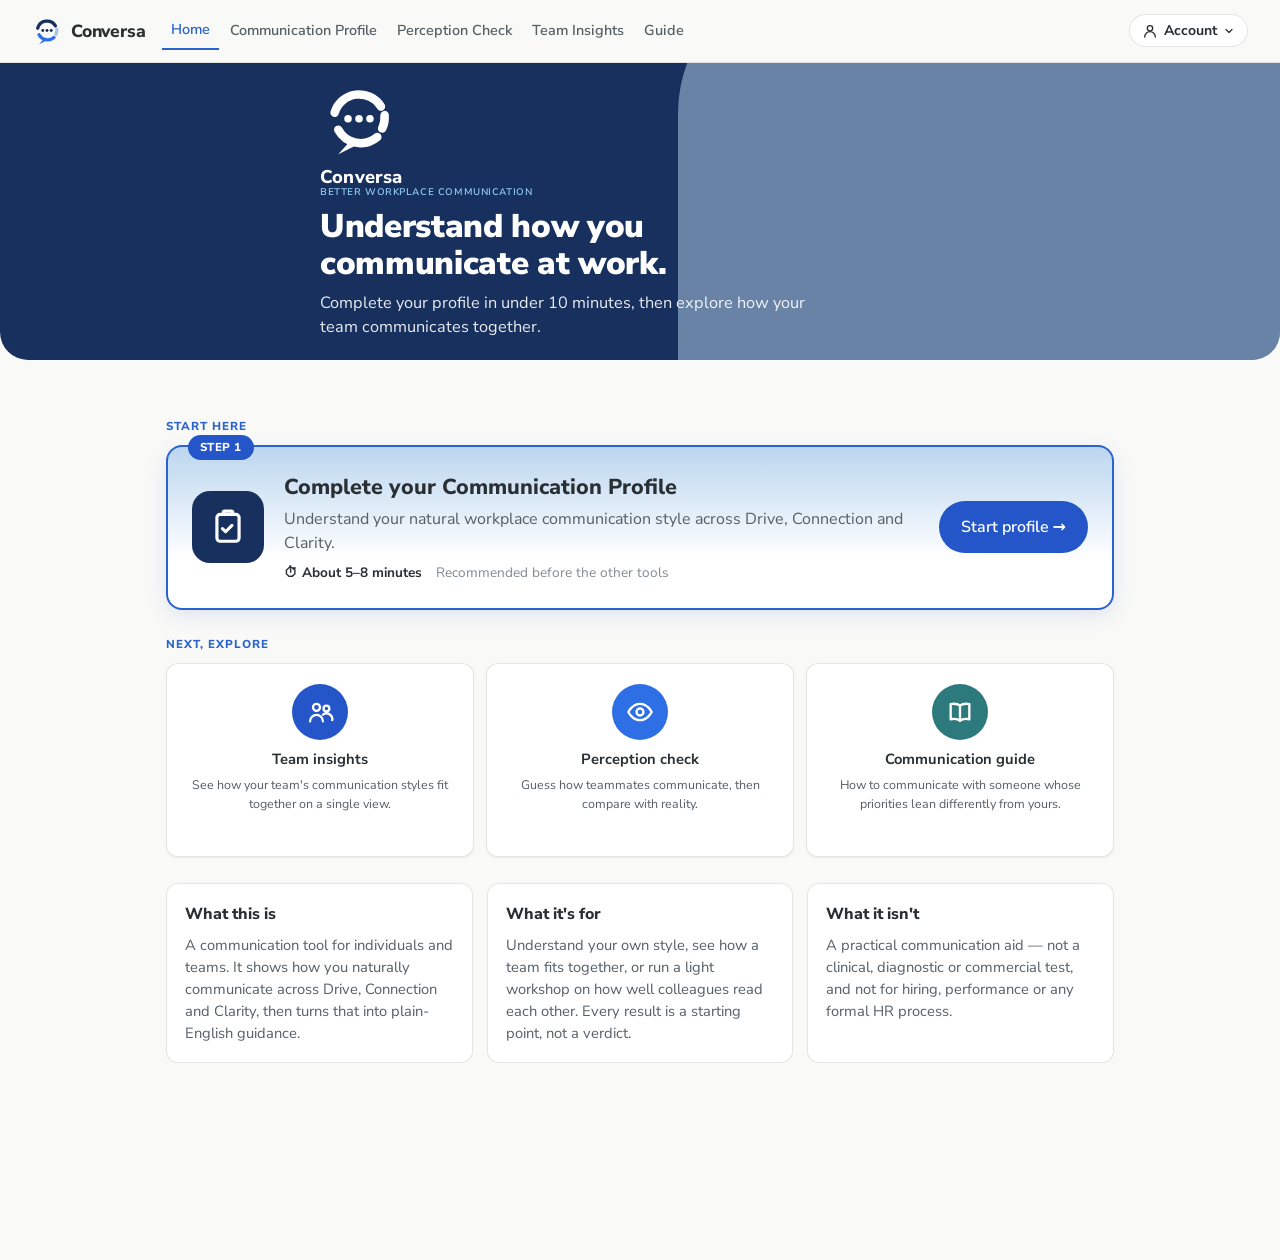
<file: index.html>
<!doctype html>
<html lang="en">
<head>
  <meta charset="utf-8" />
  <meta name="viewport" content="width=device-width, initial-scale=1, viewport-fit=cover" />
  <title>Conversa — Better workplace communication</title>
  <link rel="icon" type="image/svg+xml" href="data:image/svg+xml,%3Csvg xmlns='http://www.w3.org/2000/svg' viewBox='0 0 64 64'%3E%3Cpath d='M12,26 A21,21 0 0 1 50,21' fill='none' stroke='%2317305e' stroke-width='7' stroke-linecap='round'/%3E%3Cpath d='M53,28 A21,21 0 0 1 51,39' fill='none' stroke='%23a9c6e8' stroke-width='7' stroke-linecap='round'/%3E%3Cpath d='M47,46 A21,21 0 0 1 15,40' fill='none' stroke='%232f6fe6' stroke-width='7' stroke-linecap='round'/%3E%3Cpath d='M24,50 L15,60 L31,52 Z' fill='%232f6fe6'/%3E%3Ccircle cx='23' cy='31' r='3.1' fill='%2317305e'/%3E%3Ccircle cx='32' cy='31' r='3.1' fill='%2317305e'/%3E%3Ccircle cx='41' cy='31' r='3.1' fill='%2317305e'/%3E%3C/svg%3E" />
  <link rel="preconnect" href="https://fonts.googleapis.com" />
  <link rel="preconnect" href="https://fonts.gstatic.com" crossorigin />
  <link
    href="https://fonts.googleapis.com/css2?family=Nunito+Sans:ital,wght@0,400;0,600;0,700;0,800;0,900;1,400&display=swap"
    rel="stylesheet"
  />
  <link rel="stylesheet" href="css/styles.css" />
</head>
<body>
  <div id="mvs-header"></div>
  <div class="mvs-hero-band">
    <div class="mvs-hero-shape" aria-hidden="true"></div>
    <div class="mvs-hero-content">
      <svg class="mvs-hero-logo" viewBox="0 0 64 64" xmlns="http://www.w3.org/2000/svg" role="img" aria-label="Conversa logo">
        <path class="cv-arc cv-arc--navy" stroke-width="7" d="M12,26 A21,21 0 0 1 50,21" />
        <path class="cv-arc cv-arc--light" stroke-width="7" d="M53,28 A21,21 0 0 1 51,39" />
        <path class="cv-arc cv-arc--blue" stroke-width="7" d="M47,46 A21,21 0 0 1 15,40" />
        <path class="cv-tail" d="M24,50 L15,60 L31,52 Z" />
        <circle class="cv-dot" cx="23" cy="31" r="3.1" />
        <circle class="cv-dot" cx="32" cy="31" r="3.1" />
        <circle class="cv-dot" cx="41" cy="31" r="3.1" />
      </svg>
      <div class="mvs-hero-word"><strong>Conversa</strong><span>Better workplace communication</span></div>
      <h1 class="mvs-hero-title" id="home-hero-title"></h1>
      <p class="mvs-hero-lead" id="home-hero-lead"></p>
    </div>
  </div>
  <main id="home-app" class="mvs-app"></main>

  <script src="js/content.js"></script>
  <script src="js/supabaseClient.js"></script>
  <script src="js/auth.js"></script>
  <script src="js/nav.js"></script>
  <script>
    Nav.mount({ active: "home" });
  </script>
  <script>
    (function () {
      // Simple inline glyphs — one per tool tile, white strokes on a
      // solid colour circle. Deliberately plain/geometric, drawn inline
      // rather than pulled from any external icon library.
      const ICONS = {
        reflection: `
          <svg viewBox="0 0 24 24" fill="none" stroke="#ffffff" stroke-width="2" stroke-linecap="round" stroke-linejoin="round">
            <rect x="5" y="4" width="14" height="17" rx="2" />
            <path d="M9 4V3a1 1 0 0 1 1-1h4a1 1 0 0 1 1 1v1" />
            <path d="M8.5 13l2 2 4-4" />
          </svg>`,
        guide: `
          <svg viewBox="0 0 24 24" fill="none" stroke="#ffffff" stroke-width="2" stroke-linecap="round" stroke-linejoin="round">
            <path d="M12 6.5C10.4 5.1 7.6 4.6 4 5.2v13c3.6-.6 6.4-.1 8 1.3 1.6-1.4 4.4-1.9 8-1.3v-13c-3.6-.6-6.4-.1-8 1.3Z" />
            <path d="M12 6.5v13" />
          </svg>`,
        team: `
          <svg viewBox="0 0 24 24" fill="none" stroke="#ffffff" stroke-width="2" stroke-linecap="round" stroke-linejoin="round">
            <circle cx="9" cy="8" r="3" />
            <path d="M3.5 20a5.5 5.5 0 0 1 11 0" />
            <circle cx="17.5" cy="9" r="2.5" />
            <path d="M14.5 14.2a5 5 0 0 1 8 4.8" />
          </svg>`,
        blindspot: `
          <svg viewBox="0 0 24 24" fill="none" stroke="#ffffff" stroke-width="2" stroke-linecap="round" stroke-linejoin="round">
            <path d="M2 12s3.5-7 10-7 10 7 10 7-3.5 7-10 7-10-7-10-7Z" />
            <circle cx="12" cy="12" r="3" />
          </svg>`,
      };

      const c = CONTENT.home;
      document.getElementById("home-hero-title").textContent = c.title;
      document.getElementById("home-hero-lead").textContent = c.intro;

      function secondaryCard(card) {
        return `
          <a class="mvs-tool-tile mvs-tool-tile--${card.accent}" href="${card.href}">
            <span class="mvs-tool-icon">${ICONS[card.icon] || ""}</span>
            <h3>${card.title}</h3>
            <p>${card.body}</p>
            <span class="mvs-tool-status" data-card="${card.icon}"></span>
          </a>`;
      }

      const root = document.getElementById("home-app");
      root.innerHTML = `
        <div class="mvs-home">
          <div id="home-welcome" class="mvs-home-welcome" hidden></div>

          <section class="mvs-home-step">
            <p class="mvs-step-eyebrow">${c.step1Eyebrow}</p>
            <a class="mvs-feature-card" href="${c.featureHref}" id="home-feature-card">
              <span class="mvs-feature-pill">${c.featurePill}</span>
              <span class="mvs-feature-icon">${ICONS.reflection}</span>
              <span class="mvs-feature-text">
                <h2>${c.featureTitle}</h2>
                <p>${c.featureBody}</p>
                <span class="mvs-feature-meta">
                  <span class="mvs-feature-time">${c.featureTime}</span>
                  <span class="mvs-feature-required">${c.featureRequired}</span>
                </span>
                <span class="mvs-feature-status" id="home-feature-status" hidden></span>
              </span>
              <span class="mvs-btn mvs-btn--primary mvs-feature-cta" id="home-feature-cta">${c.featureCta}</span>
            </a>
          </section>

          <section class="mvs-home-step">
            <p class="mvs-step-eyebrow">${c.step2Eyebrow}</p>
            <div class="mvs-tool-grid mvs-tool-grid--three">
              ${c.secondary.map(secondaryCard).join("")}
            </div>
          </section>

          <section class="mvs-home-info">
            <div class="mvs-about-row">
              <div class="mvs-about-block">
                <h3 class="mvs-about-title">${c.whatHeading}</h3>
                <p>${c.whatBody}</p>
              </div>
              <div class="mvs-about-block">
                <h3 class="mvs-about-title">${c.useHeading}</h3>
                <p>${c.useBody}</p>
              </div>
              <div class="mvs-about-block">
                <h3 class="mvs-about-title">${c.notHeading}</h3>
                <p>${c.notBody}</p>
              </div>
            </div>
          </section>
        </div>
      `;

      // ---- Signed-in enhancement: greeting, profile status, style summary ----
      function styleLabel(sub) {
        const names = CONTENT.results.dimensionNames;
        const dims = [["drive", sub.drive], ["connection", sub.connection], ["clarity", sub.clarity]].sort(
          (a, b) => b[1] - a[1]
        );
        if (sub.pattern === "BALANCED") return "Balanced";
        if (sub.pattern === "DUAL") return names[dims[0][0]] + " & " + names[dims[1][0]];
        return names[dims[0][0]] + "-led";
      }

      async function enhanceForUser() {
        try {
          const token = await Auth.getAccessToken();
          const user = Auth.currentUser();
          if (!token || !user) return;
          const ctx = await Auth.loadContext();
          const nameFull = (ctx && ctx.profile && (ctx.profile.first_name || ctx.profile.display_name)) || "";
          const firstName = nameFull.split(" ")[0];
          const subRes = await SupabaseClient.select(
            "submissions",
            `user_id=eq.${user.id}&record_type=eq.everyday&order=created_at.desc`,
            token
          );
          const subs = subRes.ok ? subRes.data : [];
          const has = subs.length > 0;
          const style = has ? styleLabel(subs[0]) : "";

          const w = document.getElementById("home-welcome");
          w.innerHTML = `
            <strong>${c.welcomeBack(firstName)}</strong>
            <span>${has ? c.welcomeWithProfile(style) : c.welcomeNoProfile}</span>
            ${has ? `<a class="mvs-home-continue" href="account.html">${c.continueCta}</a>` : ""}
          `;
          w.hidden = false;

          const st = document.getElementById("home-feature-status");
          const featureCard = document.getElementById("home-feature-card");
          const cta = document.getElementById("home-feature-cta");
          if (has) {
            st.innerHTML = `<span class="mvs-status-badge mvs-status-badge--done">${c.statusCompleted}</span>`;
            featureCard.classList.add("is-complete");
            cta.textContent = c.featureRetakeCta;
          } else {
            st.innerHTML = `<span class="mvs-status-badge">${c.statusNotStarted}</span>`;
          }
          st.hidden = false;

          // Secondary statuses.
          const teamNote = (c.secondary.find((s) => s.icon === "team") || {}).availabilityNote || "";
          document.querySelectorAll('.mvs-tool-status[data-card="team"]').forEach((el) => {
            el.textContent = teamNote;
          });
          if (!has) {
            const lock = (c.secondary.find((s) => s.icon === "blindspot") || {}).lockNote || "";
            document.querySelectorAll('.mvs-tool-status[data-card="blindspot"]').forEach((el) => {
              el.innerHTML = `<span class="mvs-status-badge mvs-status-badge--lock">${lock}</span>`;
            });
          }
        } catch (e) {
          /* leave the brochure view as-is */
        }
      }

      if (typeof Auth !== "undefined" && Auth.isSignedIn()) enhanceForUser();
    })();
  </script>
</body>
</html>
</file>
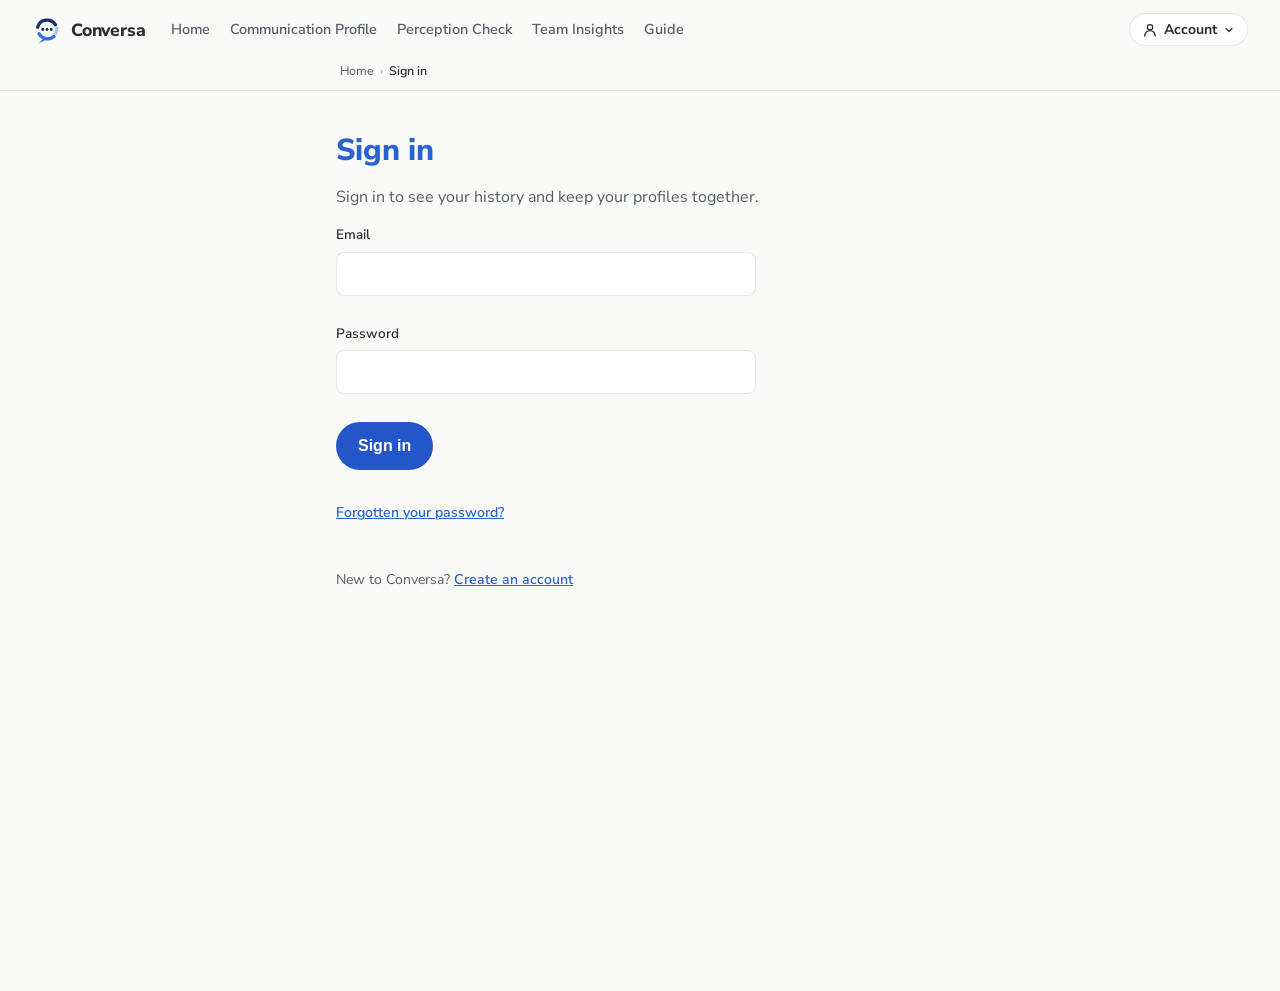
<file: account.html>
<!doctype html>
<html lang="en">
<head>
  <meta charset="utf-8" />
  <meta name="viewport" content="width=device-width, initial-scale=1, viewport-fit=cover" />
  <title>Conversa — your account</title>
  <link rel="icon" type="image/svg+xml" href="data:image/svg+xml,%3Csvg xmlns='http://www.w3.org/2000/svg' viewBox='0 0 64 64'%3E%3Cpath d='M12,26 A21,21 0 0 1 50,21' fill='none' stroke='%2317305e' stroke-width='7' stroke-linecap='round'/%3E%3Cpath d='M53,28 A21,21 0 0 1 51,39' fill='none' stroke='%23a9c6e8' stroke-width='7' stroke-linecap='round'/%3E%3Cpath d='M47,46 A21,21 0 0 1 15,40' fill='none' stroke='%232f6fe6' stroke-width='7' stroke-linecap='round'/%3E%3Cpath d='M24,50 L15,60 L31,52 Z' fill='%232f6fe6'/%3E%3Ccircle cx='23' cy='31' r='3.1' fill='%2317305e'/%3E%3Ccircle cx='32' cy='31' r='3.1' fill='%2317305e'/%3E%3Ccircle cx='41' cy='31' r='3.1' fill='%2317305e'/%3E%3C/svg%3E" />
  <meta name="robots" content="noindex, nofollow" />
  <link rel="preconnect" href="https://fonts.googleapis.com" />
  <link rel="preconnect" href="https://fonts.gstatic.com" crossorigin />
  <link
    href="https://fonts.googleapis.com/css2?family=Nunito+Sans:ital,wght@0,400;0,600;0,700;0,800;0,900;1,400&display=swap"
    rel="stylesheet"
  />
  <link rel="stylesheet" href="css/styles.css" />
</head>
<body>
  <div id="mvs-header"></div>
  <main id="app" class="mvs-app" aria-live="polite"></main>

  <script src="js/content.js"></script>
  <script src="js/supabaseClient.js"></script>
  <script src="js/auth.js"></script>
  <script src="js/nav.js"></script>
  <script src="js/account.js"></script>
</body>
</html>
</file>
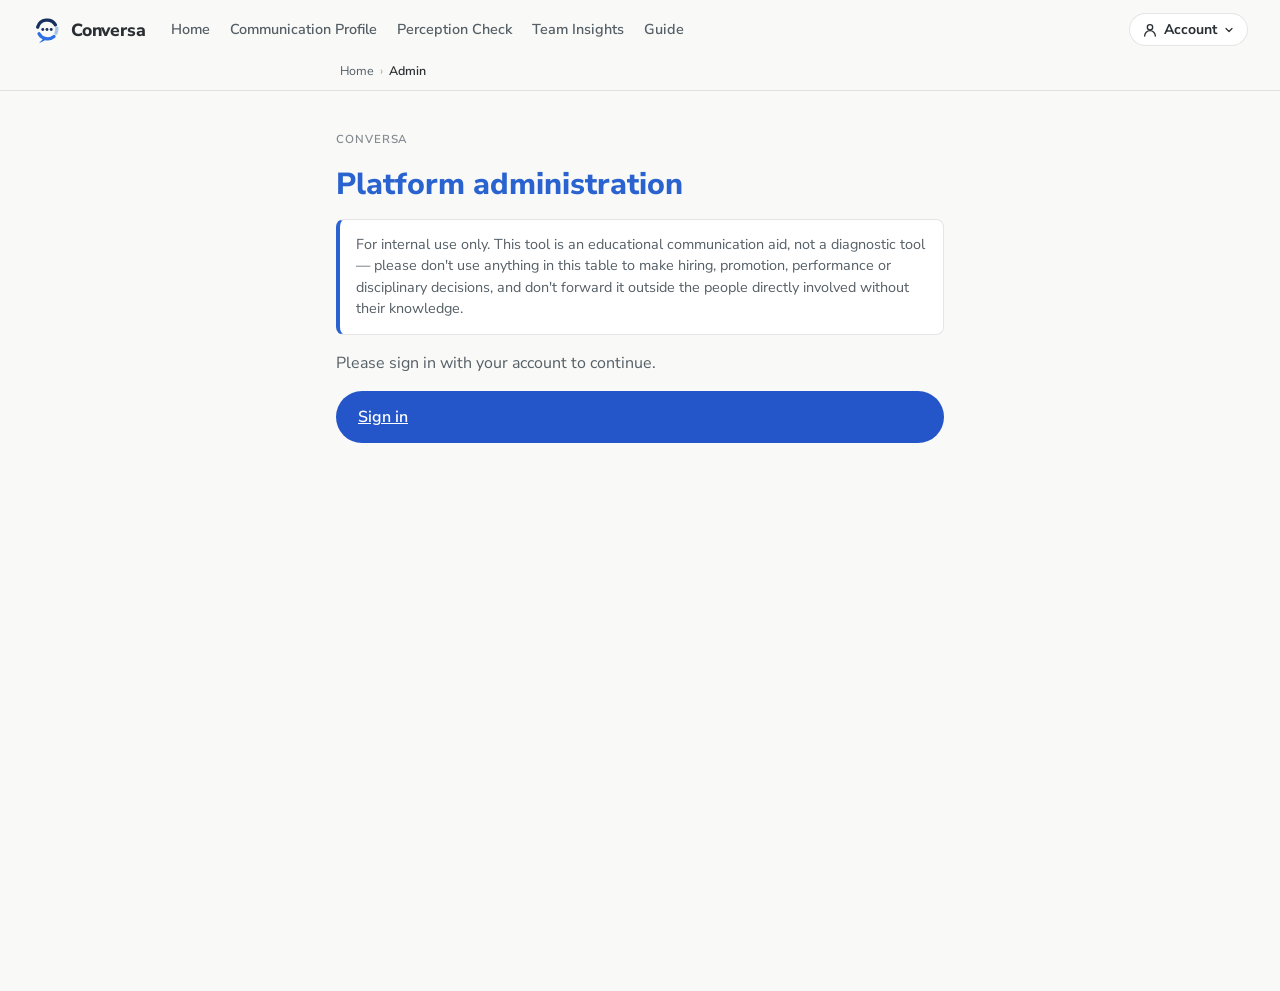
<file: admin.html>
<!doctype html>
<html lang="en">
<head>
  <meta charset="utf-8" />
  <meta name="viewport" content="width=device-width, initial-scale=1, viewport-fit=cover" />
  <title>Conversa — admin</title>
  <link rel="icon" type="image/svg+xml" href="data:image/svg+xml,%3Csvg xmlns='http://www.w3.org/2000/svg' viewBox='0 0 64 64'%3E%3Cpath d='M12,26 A21,21 0 0 1 50,21' fill='none' stroke='%2317305e' stroke-width='7' stroke-linecap='round'/%3E%3Cpath d='M53,28 A21,21 0 0 1 51,39' fill='none' stroke='%23a9c6e8' stroke-width='7' stroke-linecap='round'/%3E%3Cpath d='M47,46 A21,21 0 0 1 15,40' fill='none' stroke='%232f6fe6' stroke-width='7' stroke-linecap='round'/%3E%3Cpath d='M24,50 L15,60 L31,52 Z' fill='%232f6fe6'/%3E%3Ccircle cx='23' cy='31' r='3.1' fill='%2317305e'/%3E%3Ccircle cx='32' cy='31' r='3.1' fill='%2317305e'/%3E%3Ccircle cx='41' cy='31' r='3.1' fill='%2317305e'/%3E%3C/svg%3E" />
  <meta name="robots" content="noindex, nofollow" />
  <link rel="preconnect" href="https://fonts.googleapis.com" />
  <link rel="preconnect" href="https://fonts.gstatic.com" crossorigin />
  <link
    href="https://fonts.googleapis.com/css2?family=Nunito+Sans:ital,wght@0,400;0,600;0,700;0,800;0,900;1,400&display=swap"
    rel="stylesheet"
  />
  <link rel="stylesheet" href="css/styles.css" />
</head>
<body>
  <div id="mvs-header"></div>
  <main id="app" class="mvs-app" aria-live="polite"></main>

  <script src="js/content.js"></script>
  <script src="js/auth.js"></script>
  <script src="js/nav.js"></script>
  <script src="js/scoring.js"></script>
  <script src="js/supabaseClient.js"></script>
  <script src="js/admin.js"></script>
  <script>Nav.mount({ active: "admin", crumbs: [{label:"Home",href:"index.html"},{label:"Admin"}] });</script>
</body>
</html>
</file>
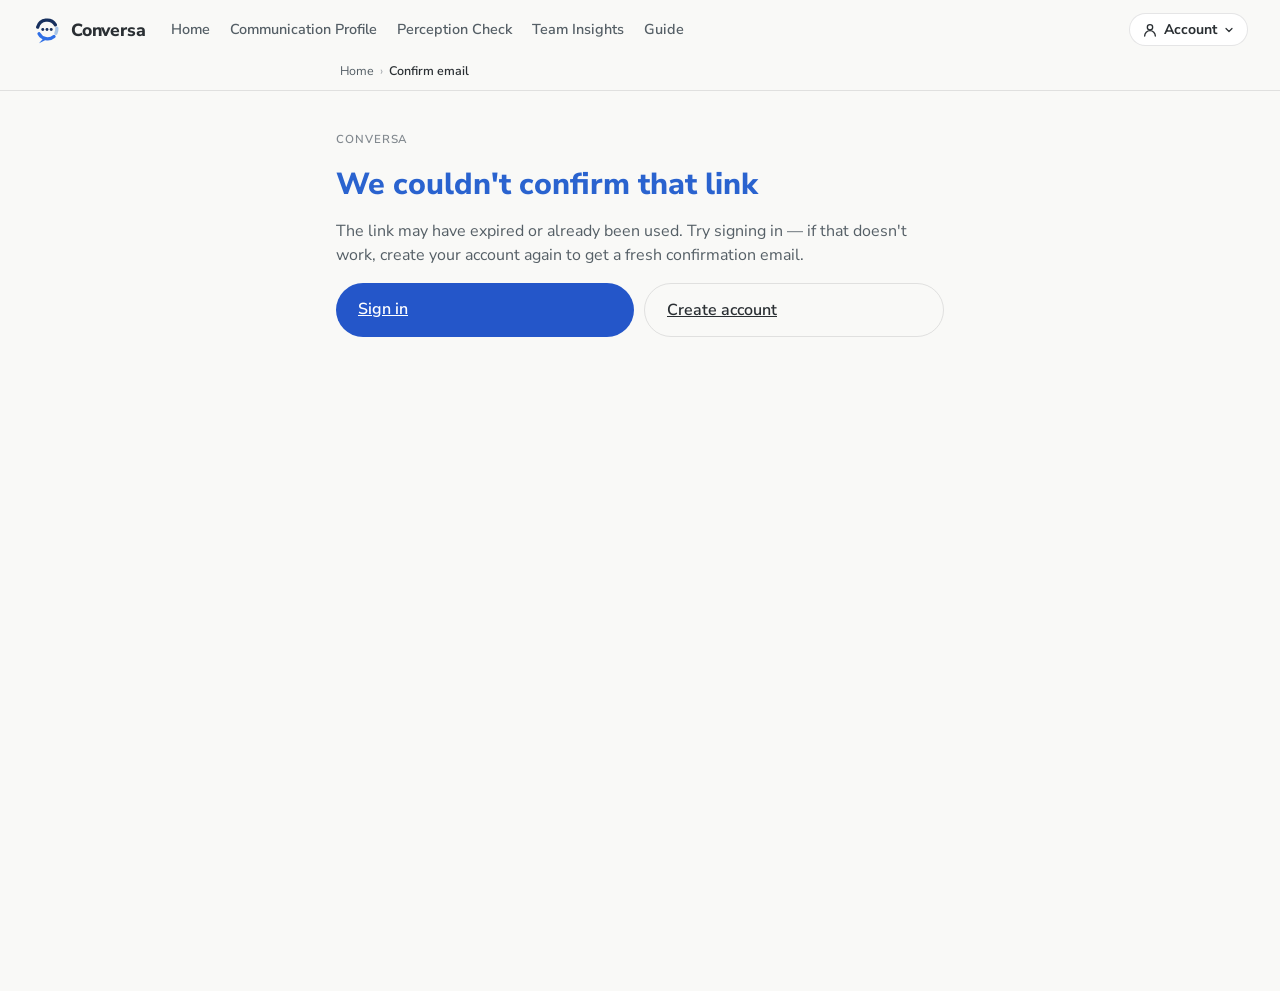
<file: confirm.html>
<!doctype html>
<html lang="en">
<head>
  <meta charset="utf-8" />
  <meta name="viewport" content="width=device-width, initial-scale=1, viewport-fit=cover" />
  <title>Conversa — confirm your email</title>
  <link rel="icon" type="image/svg+xml" href="data:image/svg+xml,%3Csvg xmlns='http://www.w3.org/2000/svg' viewBox='0 0 64 64'%3E%3Cpath d='M12,26 A21,21 0 0 1 50,21' fill='none' stroke='%2317305e' stroke-width='7' stroke-linecap='round'/%3E%3Cpath d='M53,28 A21,21 0 0 1 51,39' fill='none' stroke='%23a9c6e8' stroke-width='7' stroke-linecap='round'/%3E%3Cpath d='M47,46 A21,21 0 0 1 15,40' fill='none' stroke='%232f6fe6' stroke-width='7' stroke-linecap='round'/%3E%3Cpath d='M24,50 L15,60 L31,52 Z' fill='%232f6fe6'/%3E%3Ccircle cx='23' cy='31' r='3.1' fill='%2317305e'/%3E%3Ccircle cx='32' cy='31' r='3.1' fill='%2317305e'/%3E%3Ccircle cx='41' cy='31' r='3.1' fill='%2317305e'/%3E%3C/svg%3E" />
  <link rel="preconnect" href="https://fonts.googleapis.com" />
  <link rel="preconnect" href="https://fonts.gstatic.com" crossorigin />
  <link
    href="https://fonts.googleapis.com/css2?family=Nunito+Sans:ital,wght@0,400;0,600;0,700;0,800;0,900;1,400&display=swap"
    rel="stylesheet"
  />
  <link rel="stylesheet" href="css/styles.css" />
</head>
<body>
  <div id="mvs-header"></div>
  <main id="app" class="mvs-app" aria-live="polite"></main>

  <script src="js/content.js"></script>
  <script src="js/supabaseClient.js"></script>
  <script src="js/auth.js"></script>
  <script src="js/nav.js"></script>
  <script>
    Nav.mount({ active: "", crumbs: [{ label: "Home", href: "index.html" }, { label: "Confirm email" }] });
  </script>
  <script>
    (function () {
      const root = document.getElementById("app");
      const c = (CONTENT.auth && CONTENT.auth.confirm) || {};

      function esc(s) {
        const d = document.createElement("div");
        d.textContent = String(s == null ? "" : s);
        return d.innerHTML;
      }

      function screen(title, body, buttons) {
        root.innerHTML =
          '<div class="mvs-screen">' +
          '<p class="mvs-eyebrow">' + esc(CONTENT.meta.shortName) + "</p>" +
          "<h1>" + esc(title) + "</h1>" +
          '<p class="mvs-lead">' + esc(body) + "</p>" +
          '<div class="mvs-btn-row">' + (buttons || "") + "</div>" +
          "</div>";
      }

      function btn(label, href, variant) {
        return '<a class="mvs-btn ' + variant + '" href="' + href + '">' + esc(label) + "</a>";
      }

      screen(c.workingTitle || "Confirming your email…", c.workingBody || "One moment…", "");

      (async function run() {
        let result = { ok: false, error: "no_token" };
        try {
          if (typeof Auth !== "undefined" && Auth.completeSessionFromHash) {
            result = await Auth.completeSessionFromHash();
          }
        } catch (e) {
          result = { ok: false, error: "unexpected" };
        }

        // Clear the tokens out of the address bar either way.
        try {
          history.replaceState(null, "", window.location.pathname);
        } catch (e) {
          /* ignore */
        }

        if (result.ok) {
          screen(
            c.successTitle || "Email confirmed",
            c.successBody || "You're signed in.",
            btn(c.successPrimaryCta || "Get started", "reflection.html", "mvs-btn--primary") +
              btn(c.successSecondaryCta || "Your account", "account.html", "mvs-btn--ghost")
          );
          // Refresh the nav so it reflects the signed-in state.
          try {
            if (typeof Nav !== "undefined" && Nav.mount) {
              Nav.mount({ active: "", crumbs: [{ label: "Home", href: "index.html" }, { label: "Confirm email" }] });
            }
          } catch (e) {
            /* ignore */
          }
        } else {
          screen(
            c.failTitle || "We couldn't confirm that link",
            c.failBody || "The link may have expired or already been used.",
            btn(c.failPrimaryCta || "Sign in", "login.html", "mvs-btn--primary") +
              btn(c.failSecondaryCta || "Create account", "register.html", "mvs-btn--ghost")
          );
        }
      })();
    })();
  </script>
</body>
</html>
</file>
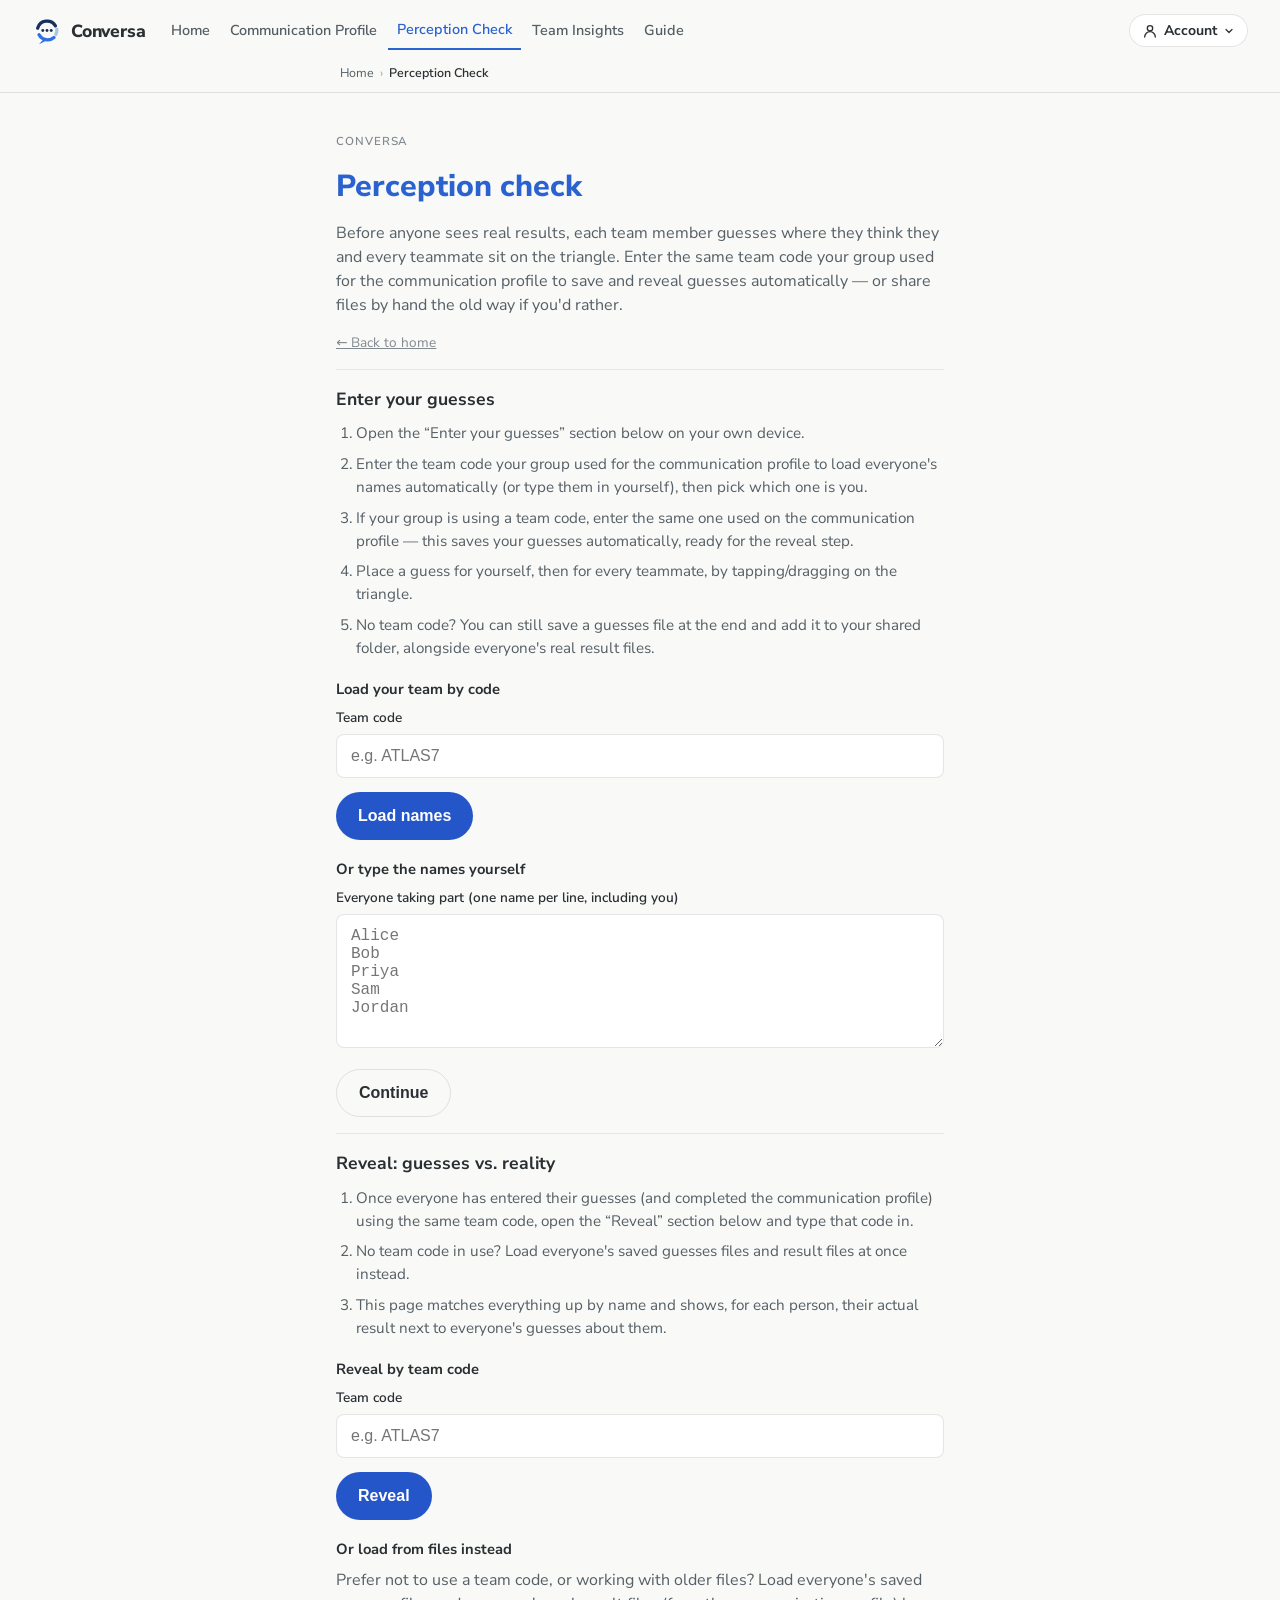
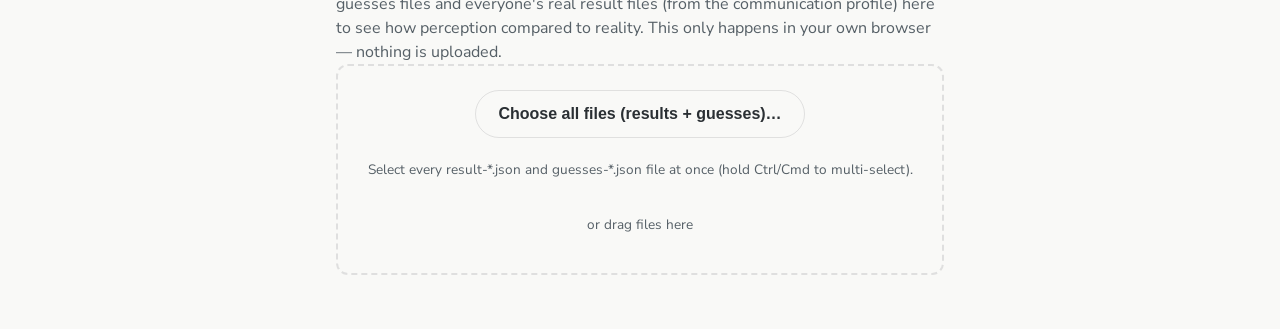
<file: guess.html>
<!doctype html>
<html lang="en">
<head>
  <meta charset="utf-8" />
  <meta name="viewport" content="width=device-width, initial-scale=1, viewport-fit=cover" />
  <title>Conversa — perception check</title>
  <link rel="icon" type="image/svg+xml" href="data:image/svg+xml,%3Csvg xmlns='http://www.w3.org/2000/svg' viewBox='0 0 64 64'%3E%3Cpath d='M12,26 A21,21 0 0 1 50,21' fill='none' stroke='%2317305e' stroke-width='7' stroke-linecap='round'/%3E%3Cpath d='M53,28 A21,21 0 0 1 51,39' fill='none' stroke='%23a9c6e8' stroke-width='7' stroke-linecap='round'/%3E%3Cpath d='M47,46 A21,21 0 0 1 15,40' fill='none' stroke='%232f6fe6' stroke-width='7' stroke-linecap='round'/%3E%3Cpath d='M24,50 L15,60 L31,52 Z' fill='%232f6fe6'/%3E%3Ccircle cx='23' cy='31' r='3.1' fill='%2317305e'/%3E%3Ccircle cx='32' cy='31' r='3.1' fill='%2317305e'/%3E%3Ccircle cx='41' cy='31' r='3.1' fill='%2317305e'/%3E%3C/svg%3E" />
  <link rel="preconnect" href="https://fonts.googleapis.com" />
  <link rel="preconnect" href="https://fonts.gstatic.com" crossorigin />
  <link
    href="https://fonts.googleapis.com/css2?family=Nunito+Sans:ital,wght@0,400;0,600;0,700;0,800;0,900;1,400&display=swap"
    rel="stylesheet"
  />
  <link rel="stylesheet" href="css/styles.css" />
</head>
<body>
  <div id="mvs-header"></div>
  <main id="app" class="mvs-app" aria-live="polite"></main>

  <script src="js/content.js"></script>
  <script src="js/auth.js"></script>
  <script src="js/nav.js"></script>
  <script src="js/chart.js"></script>
  <script src="js/supabaseClient.js"></script>
  <script src="js/guess.js"></script>
  <script>Nav.mount({ active: "guess", crumbs: [{label:"Home",href:"index.html"},{label:"Perception Check"}] });</script>
</body>
</html>
</file>
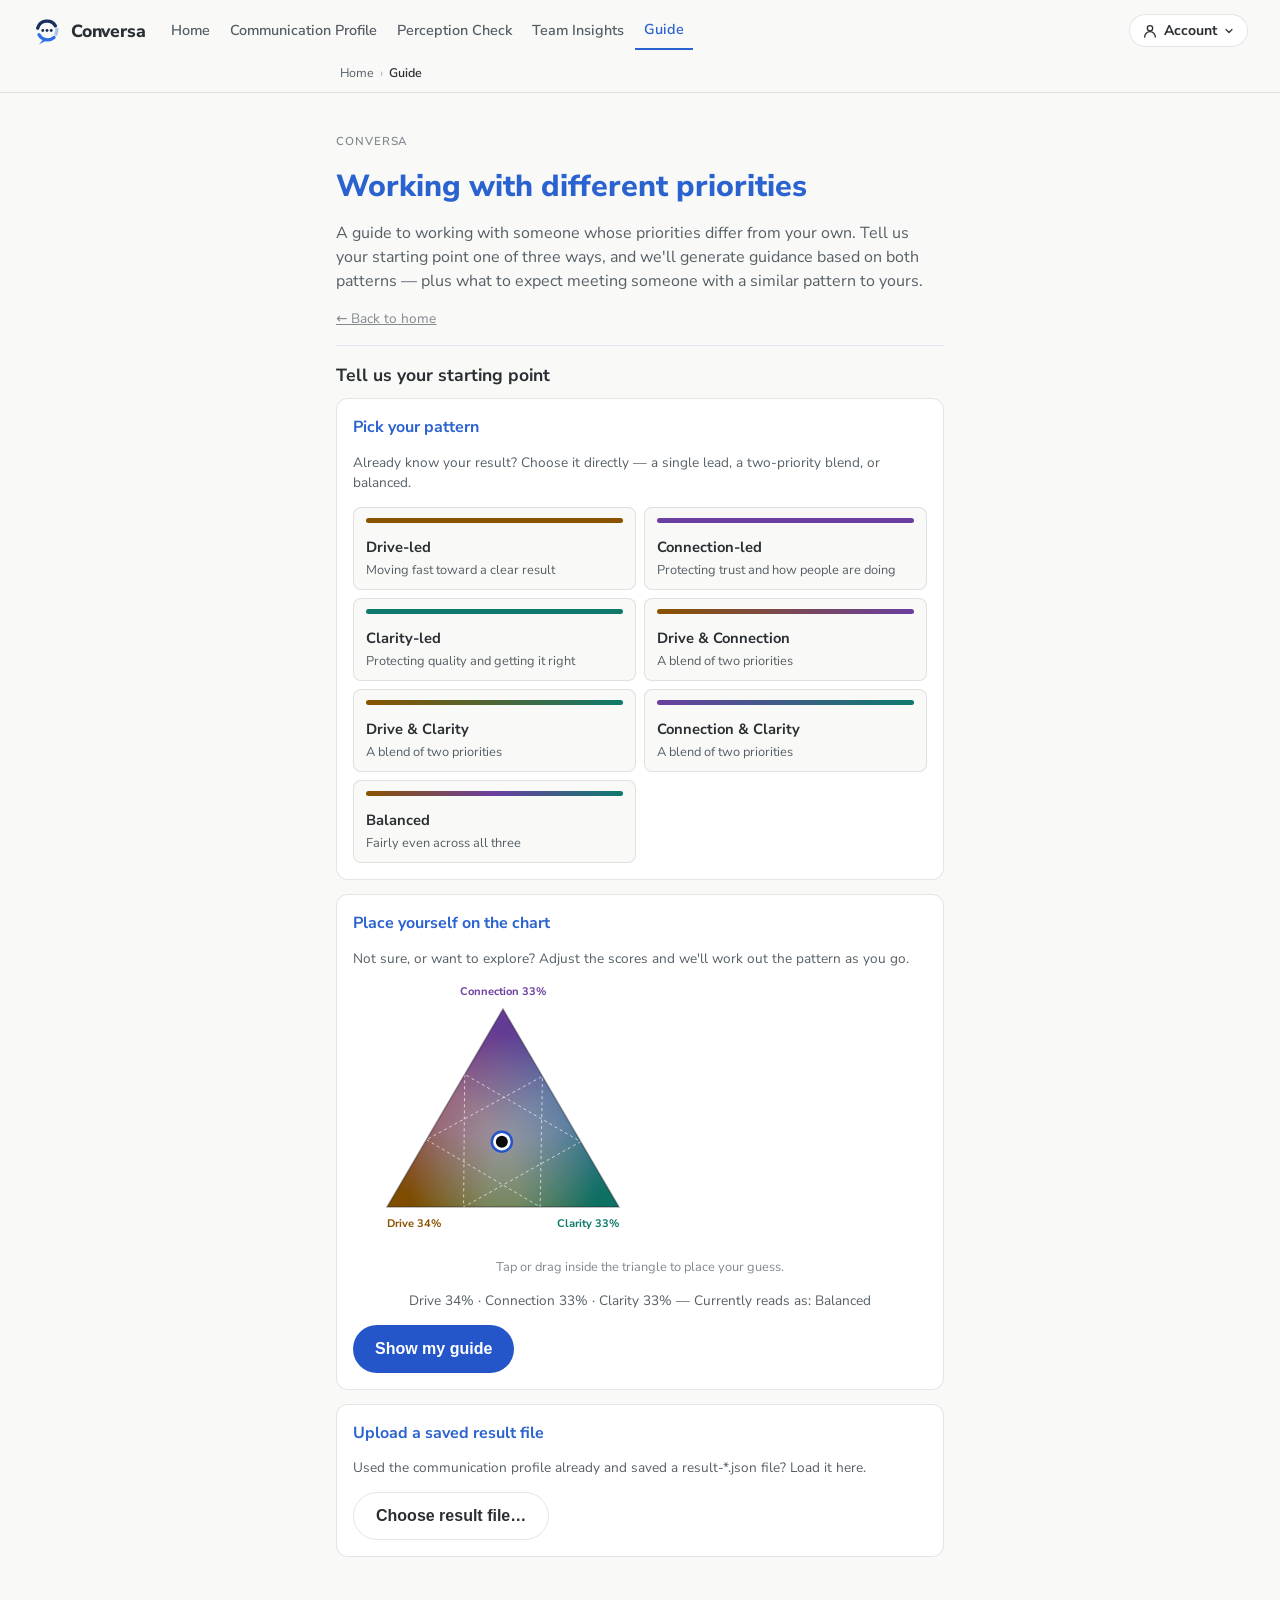
<file: guide.html>
<!doctype html>
<html lang="en">
<head>
  <meta charset="utf-8" />
  <meta name="viewport" content="width=device-width, initial-scale=1, viewport-fit=cover" />
  <title>Conversa — communication guide</title>
  <link rel="icon" type="image/svg+xml" href="data:image/svg+xml,%3Csvg xmlns='http://www.w3.org/2000/svg' viewBox='0 0 64 64'%3E%3Cpath d='M12,26 A21,21 0 0 1 50,21' fill='none' stroke='%2317305e' stroke-width='7' stroke-linecap='round'/%3E%3Cpath d='M53,28 A21,21 0 0 1 51,39' fill='none' stroke='%23a9c6e8' stroke-width='7' stroke-linecap='round'/%3E%3Cpath d='M47,46 A21,21 0 0 1 15,40' fill='none' stroke='%232f6fe6' stroke-width='7' stroke-linecap='round'/%3E%3Cpath d='M24,50 L15,60 L31,52 Z' fill='%232f6fe6'/%3E%3Ccircle cx='23' cy='31' r='3.1' fill='%2317305e'/%3E%3Ccircle cx='32' cy='31' r='3.1' fill='%2317305e'/%3E%3Ccircle cx='41' cy='31' r='3.1' fill='%2317305e'/%3E%3C/svg%3E" />
  <link rel="preconnect" href="https://fonts.googleapis.com" />
  <link rel="preconnect" href="https://fonts.gstatic.com" crossorigin />
  <link
    href="https://fonts.googleapis.com/css2?family=Nunito+Sans:ital,wght@0,400;0,600;0,700;0,800;0,900;1,400&display=swap"
    rel="stylesheet"
  />
  <link rel="stylesheet" href="css/styles.css" />
</head>
<body>
  <div id="mvs-header"></div>
  <main id="app" class="mvs-app" aria-live="polite"></main>

  <script src="js/content.js"></script>
  <script src="js/supabaseClient.js"></script>
  <script src="js/auth.js"></script>
  <script src="js/nav.js"></script>
  <script src="js/scoring.js"></script>
  <script src="js/chart.js"></script>
  <script src="js/commsGuidance.js"></script>
  <script src="js/guide.js"></script>
  <script>Nav.mount({ active: "guide", crumbs: [{label:"Home",href:"index.html"},{label:"Guide"}] });</script>
</body>
</html>
</file>
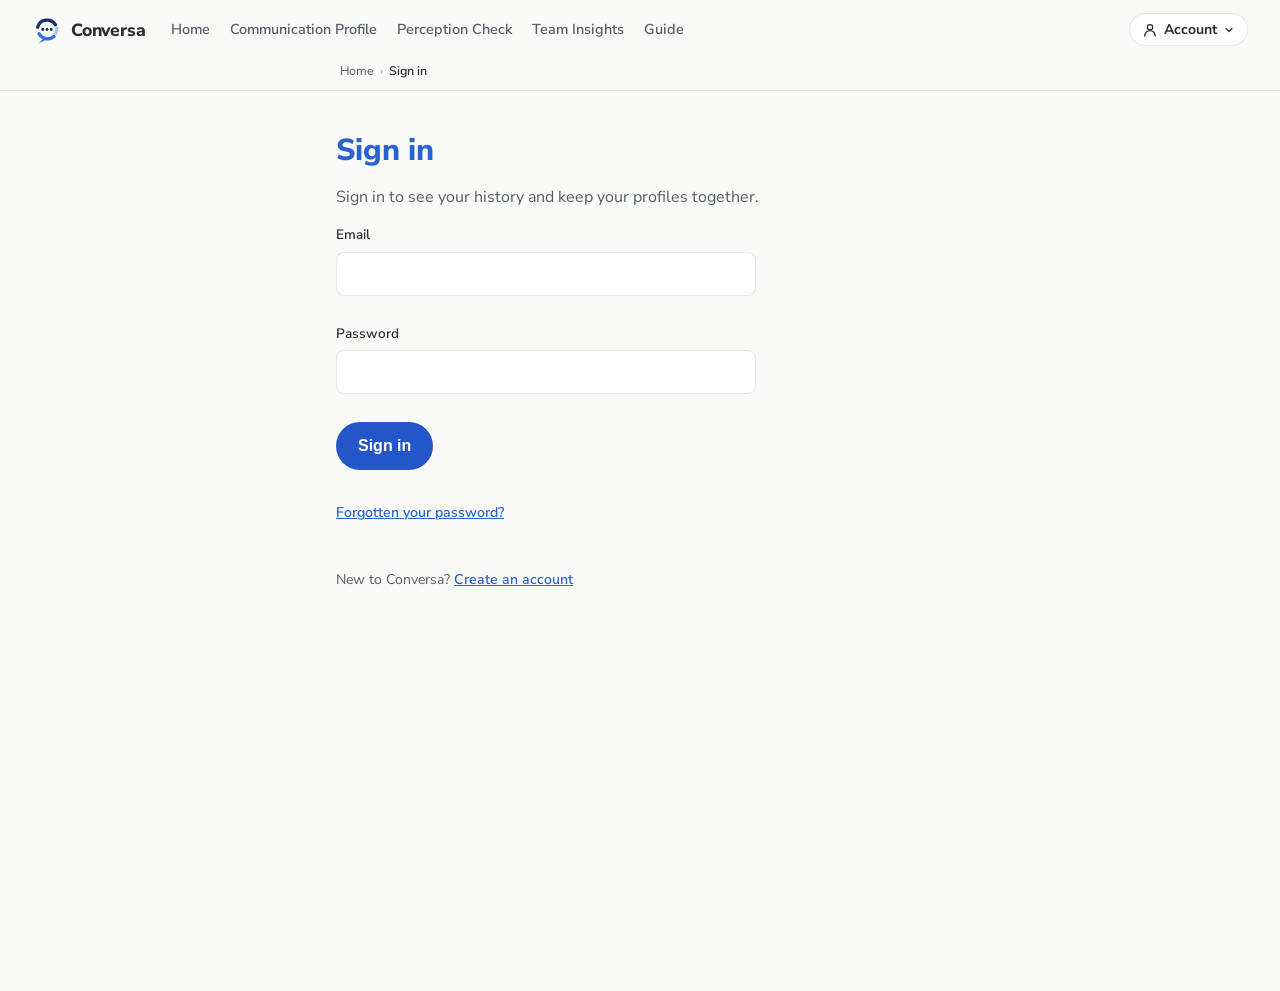
<file: login.html>
<!doctype html>
<html lang="en">
<head>
  <meta charset="utf-8" />
  <meta name="viewport" content="width=device-width, initial-scale=1, viewport-fit=cover" />
  <title>Conversa — sign in</title>
  <link rel="icon" type="image/svg+xml" href="data:image/svg+xml,%3Csvg xmlns='http://www.w3.org/2000/svg' viewBox='0 0 64 64'%3E%3Cpath d='M12,26 A21,21 0 0 1 50,21' fill='none' stroke='%2317305e' stroke-width='7' stroke-linecap='round'/%3E%3Cpath d='M53,28 A21,21 0 0 1 51,39' fill='none' stroke='%23a9c6e8' stroke-width='7' stroke-linecap='round'/%3E%3Cpath d='M47,46 A21,21 0 0 1 15,40' fill='none' stroke='%232f6fe6' stroke-width='7' stroke-linecap='round'/%3E%3Cpath d='M24,50 L15,60 L31,52 Z' fill='%232f6fe6'/%3E%3Ccircle cx='23' cy='31' r='3.1' fill='%2317305e'/%3E%3Ccircle cx='32' cy='31' r='3.1' fill='%2317305e'/%3E%3Ccircle cx='41' cy='31' r='3.1' fill='%2317305e'/%3E%3C/svg%3E" />
  <meta name="robots" content="noindex, nofollow" />
  <link rel="preconnect" href="https://fonts.googleapis.com" />
  <link rel="preconnect" href="https://fonts.gstatic.com" crossorigin />
  <link
    href="https://fonts.googleapis.com/css2?family=Nunito+Sans:ital,wght@0,400;0,600;0,700;0,800;0,900;1,400&display=swap"
    rel="stylesheet"
  />
  <link rel="stylesheet" href="css/styles.css" />
</head>
<body>
  <div id="mvs-header"></div>
  <main id="app" class="mvs-app" aria-live="polite"></main>

  <script src="js/content.js"></script>
  <script src="js/supabaseClient.js"></script>
  <script src="js/auth.js"></script>
  <script src="js/nav.js"></script>
  <script src="js/authForms.js"></script>
  <script>
    AuthForms.renderLogin();
    Nav.mount({ active: "login", crumbs: [{label:"Home",href:"index.html"},{label:"Sign in"}] });
  </script>
</body>
</html>
</file>
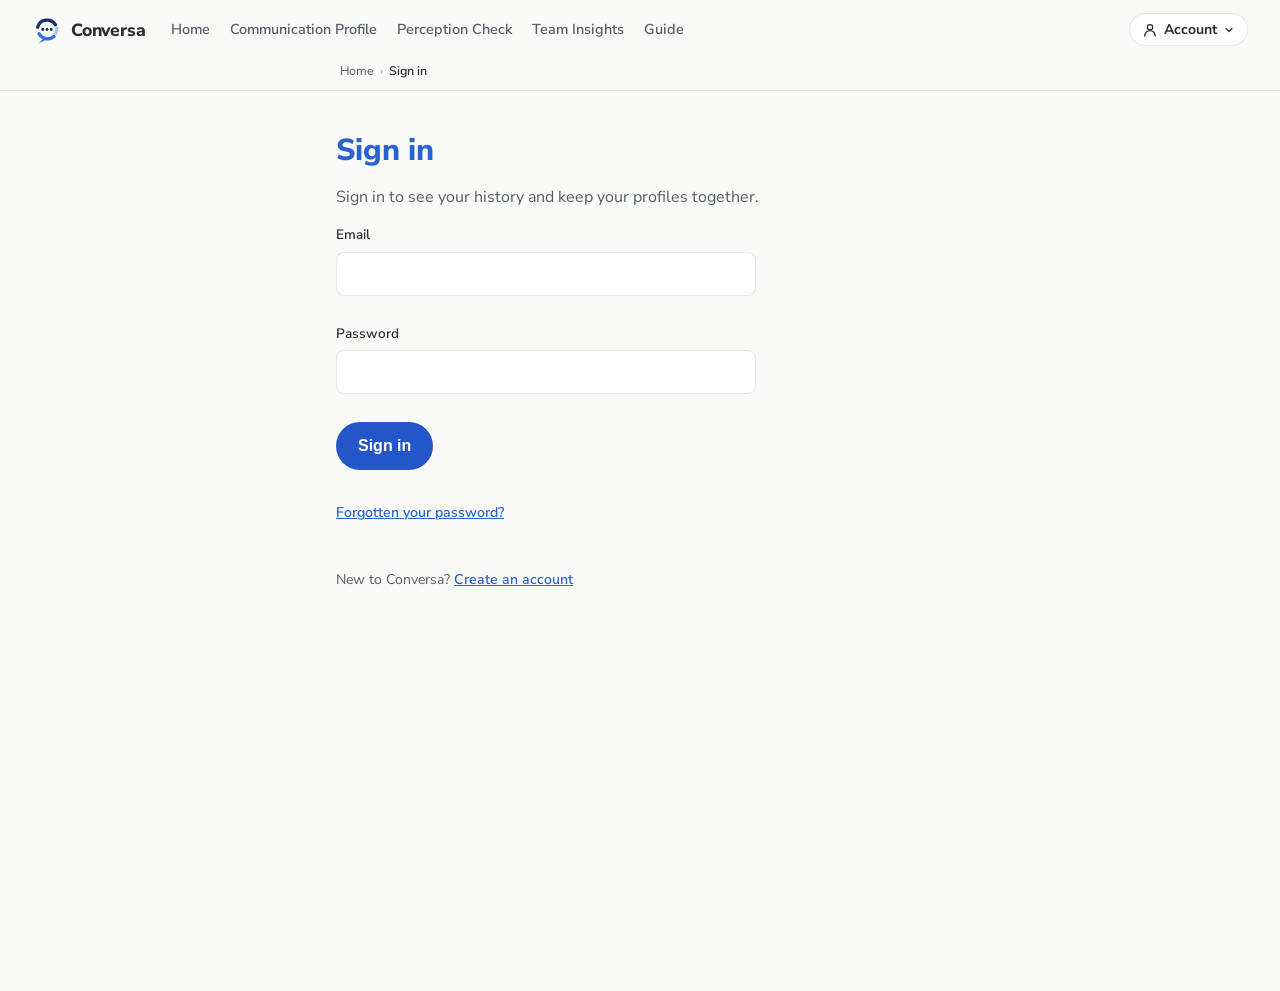
<file: organisation.html>
<!doctype html>
<html lang="en">
<head>
  <meta charset="utf-8" />
  <meta name="viewport" content="width=device-width, initial-scale=1, viewport-fit=cover" />
  <title>Conversa — organisation</title>
  <link rel="icon" type="image/svg+xml" href="data:image/svg+xml,%3Csvg xmlns='http://www.w3.org/2000/svg' viewBox='0 0 64 64'%3E%3Cpath d='M12,26 A21,21 0 0 1 50,21' fill='none' stroke='%2317305e' stroke-width='7' stroke-linecap='round'/%3E%3Cpath d='M53,28 A21,21 0 0 1 51,39' fill='none' stroke='%23a9c6e8' stroke-width='7' stroke-linecap='round'/%3E%3Cpath d='M47,46 A21,21 0 0 1 15,40' fill='none' stroke='%232f6fe6' stroke-width='7' stroke-linecap='round'/%3E%3Cpath d='M24,50 L15,60 L31,52 Z' fill='%232f6fe6'/%3E%3Ccircle cx='23' cy='31' r='3.1' fill='%2317305e'/%3E%3Ccircle cx='32' cy='31' r='3.1' fill='%2317305e'/%3E%3Ccircle cx='41' cy='31' r='3.1' fill='%2317305e'/%3E%3C/svg%3E" />
  <meta name="robots" content="noindex, nofollow" />
  <link rel="preconnect" href="https://fonts.googleapis.com" />
  <link rel="preconnect" href="https://fonts.gstatic.com" crossorigin />
  <link
    href="https://fonts.googleapis.com/css2?family=Nunito+Sans:ital,wght@0,400;0,600;0,700;0,800;0,900;1,400&display=swap"
    rel="stylesheet"
  />
  <link rel="stylesheet" href="css/styles.css" />
</head>
<body>
  <div id="mvs-header"></div>
  <main id="app" class="mvs-app" aria-live="polite"></main>

  <script src="js/content.js"></script>
  <script src="js/supabaseClient.js"></script>
  <script src="js/auth.js"></script>
  <script src="js/nav.js"></script>
  <script src="js/organisation.js"></script>
</body>
</html>
</file>
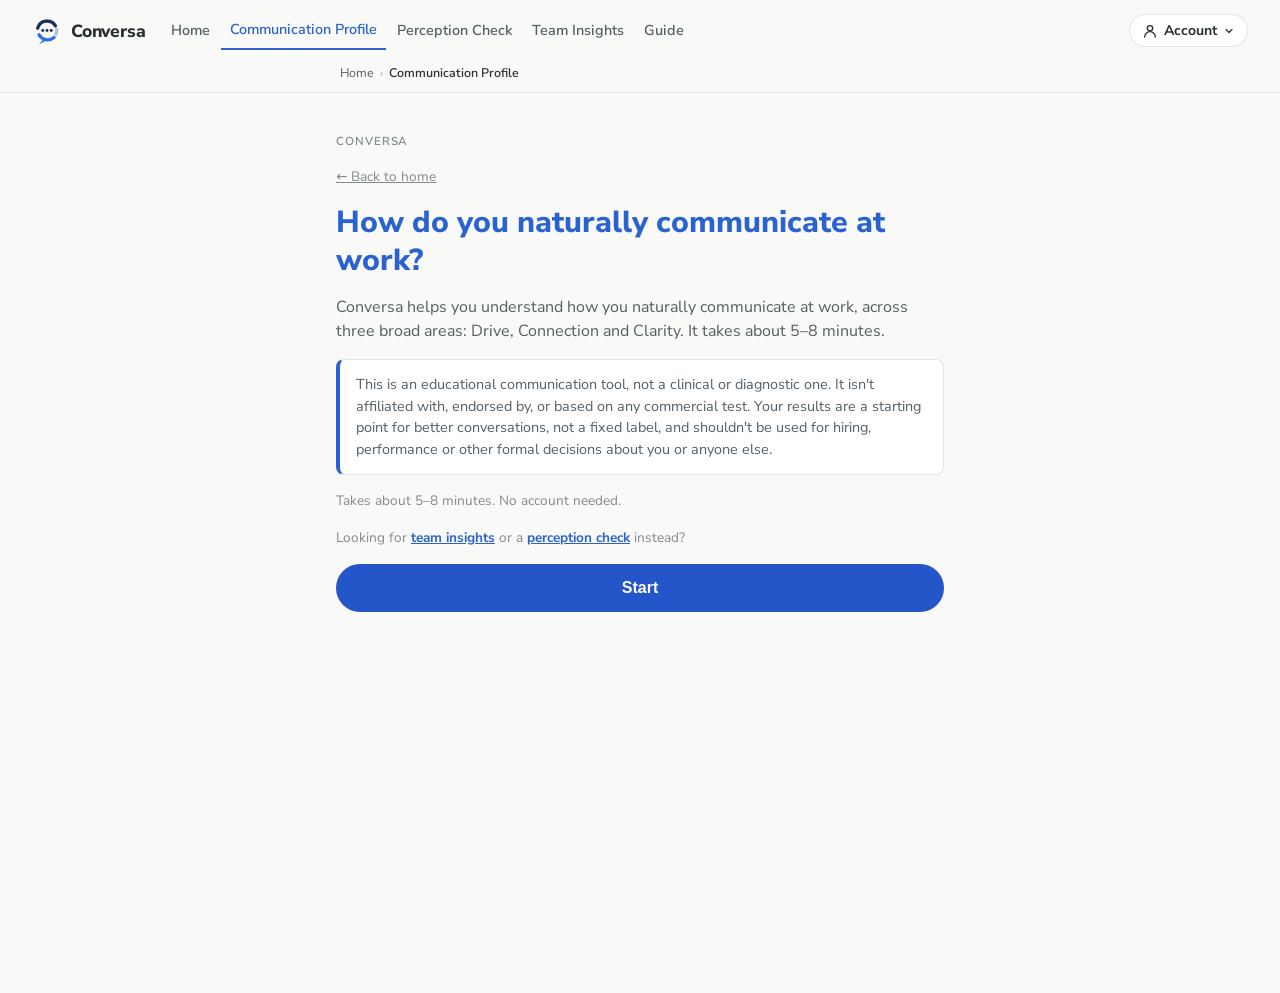
<file: reflection.html>
<!doctype html>
<html lang="en">
<head>
  <meta charset="utf-8" />
  <meta name="viewport" content="width=device-width, initial-scale=1, viewport-fit=cover" />
  <title>Conversa — communication profile</title>
  <link rel="icon" type="image/svg+xml" href="data:image/svg+xml,%3Csvg xmlns='http://www.w3.org/2000/svg' viewBox='0 0 64 64'%3E%3Cpath d='M12,26 A21,21 0 0 1 50,21' fill='none' stroke='%2317305e' stroke-width='7' stroke-linecap='round'/%3E%3Cpath d='M53,28 A21,21 0 0 1 51,39' fill='none' stroke='%23a9c6e8' stroke-width='7' stroke-linecap='round'/%3E%3Cpath d='M47,46 A21,21 0 0 1 15,40' fill='none' stroke='%232f6fe6' stroke-width='7' stroke-linecap='round'/%3E%3Cpath d='M24,50 L15,60 L31,52 Z' fill='%232f6fe6'/%3E%3Ccircle cx='23' cy='31' r='3.1' fill='%2317305e'/%3E%3Ccircle cx='32' cy='31' r='3.1' fill='%2317305e'/%3E%3Ccircle cx='41' cy='31' r='3.1' fill='%2317305e'/%3E%3C/svg%3E" />
  <meta name="description" content="Conversa helps you understand how you naturally communicate at work across Drive, Connection and Clarity — for better workplace conversations." />
  <link rel="preconnect" href="https://fonts.googleapis.com" />
  <link rel="preconnect" href="https://fonts.gstatic.com" crossorigin />
  <link
    href="https://fonts.googleapis.com/css2?family=Nunito+Sans:ital,wght@0,400;0,600;0,700;0,800;0,900;1,400&display=swap"
    rel="stylesheet"
  />
  <link rel="stylesheet" href="css/styles.css" />
</head>
<body>
  <div id="mvs-header"></div>
  <main id="app" class="mvs-app" aria-live="polite"></main>

  <!-- Load order matters: content -> scoring -> chart -> aggregate -> supabaseClient -> auth -> pressure -> app -->
  <script src="js/content.js"></script>
  <script src="js/nav.js"></script>
  <script src="js/scoring.js"></script>
  <script src="js/chart.js"></script>
  <script src="js/aggregate.js"></script>
  <script src="js/supabaseClient.js"></script>
  <script src="js/auth.js"></script>
  <script src="js/pressure.js"></script>
  <script src="js/app.js"></script>
  <script>Nav.mount({ active: "reflection", crumbs: [{label:"Home",href:"index.html"},{label:"Communication Profile"}] });</script>
</body>
</html>
</file>
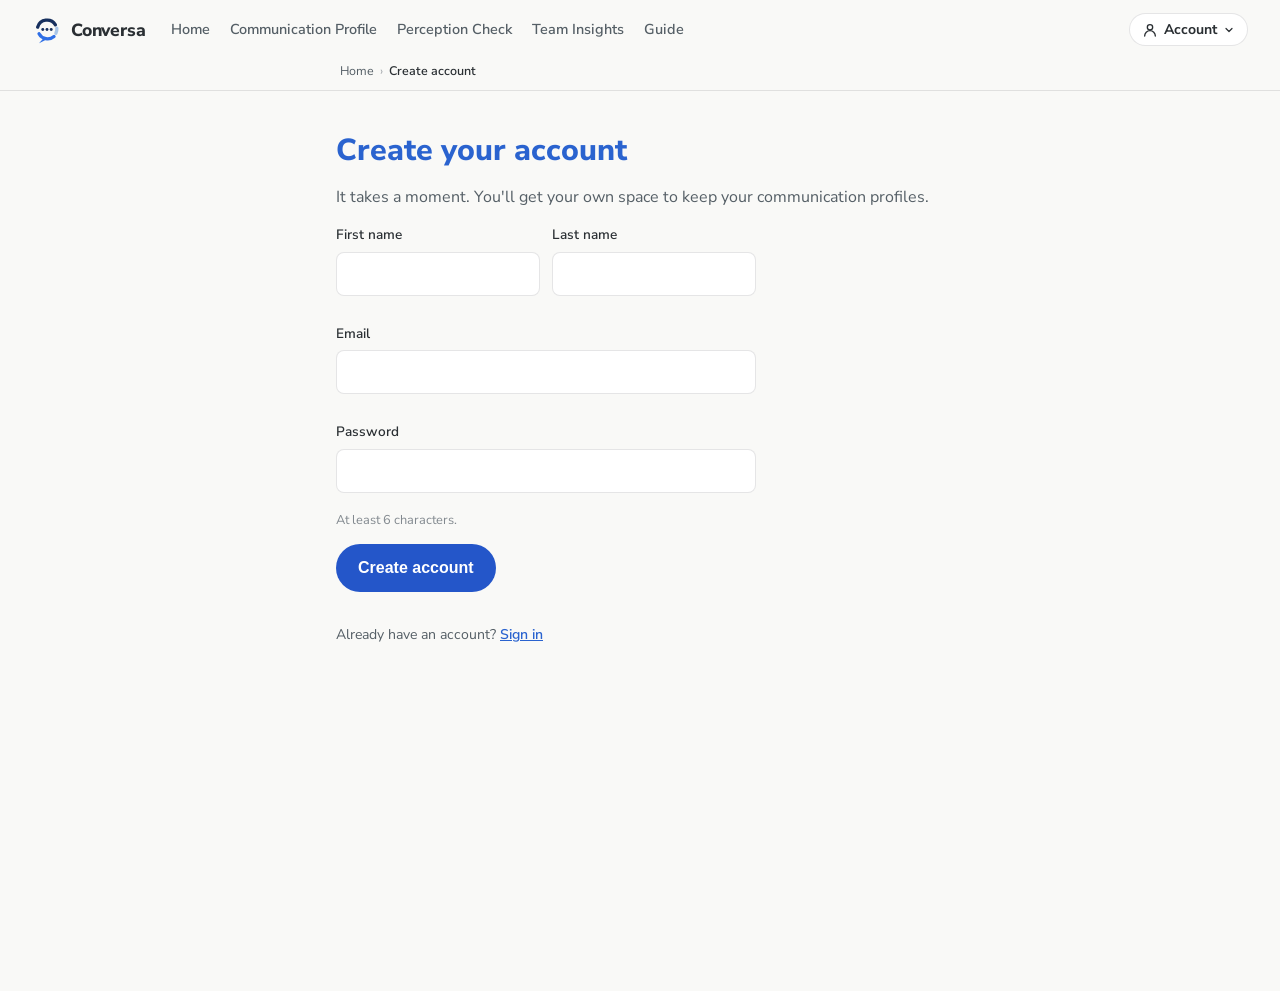
<file: register.html>
<!doctype html>
<html lang="en">
<head>
  <meta charset="utf-8" />
  <meta name="viewport" content="width=device-width, initial-scale=1, viewport-fit=cover" />
  <title>Conversa — create account</title>
  <link rel="icon" type="image/svg+xml" href="data:image/svg+xml,%3Csvg xmlns='http://www.w3.org/2000/svg' viewBox='0 0 64 64'%3E%3Cpath d='M12,26 A21,21 0 0 1 50,21' fill='none' stroke='%2317305e' stroke-width='7' stroke-linecap='round'/%3E%3Cpath d='M53,28 A21,21 0 0 1 51,39' fill='none' stroke='%23a9c6e8' stroke-width='7' stroke-linecap='round'/%3E%3Cpath d='M47,46 A21,21 0 0 1 15,40' fill='none' stroke='%232f6fe6' stroke-width='7' stroke-linecap='round'/%3E%3Cpath d='M24,50 L15,60 L31,52 Z' fill='%232f6fe6'/%3E%3Ccircle cx='23' cy='31' r='3.1' fill='%2317305e'/%3E%3Ccircle cx='32' cy='31' r='3.1' fill='%2317305e'/%3E%3Ccircle cx='41' cy='31' r='3.1' fill='%2317305e'/%3E%3C/svg%3E" />
  <meta name="robots" content="noindex, nofollow" />
  <link rel="preconnect" href="https://fonts.googleapis.com" />
  <link rel="preconnect" href="https://fonts.gstatic.com" crossorigin />
  <link
    href="https://fonts.googleapis.com/css2?family=Nunito+Sans:ital,wght@0,400;0,600;0,700;0,800;0,900;1,400&display=swap"
    rel="stylesheet"
  />
  <link rel="stylesheet" href="css/styles.css" />
</head>
<body>
  <div id="mvs-header"></div>
  <main id="app" class="mvs-app" aria-live="polite"></main>

  <script src="js/content.js"></script>
  <script src="js/supabaseClient.js"></script>
  <script src="js/auth.js"></script>
  <script src="js/nav.js"></script>
  <script src="js/authForms.js"></script>
  <script>
    AuthForms.renderRegister();
    Nav.mount({ active: "register", crumbs: [{label:"Home",href:"index.html"},{label:"Create account"}] });
  </script>
</body>
</html>
</file>
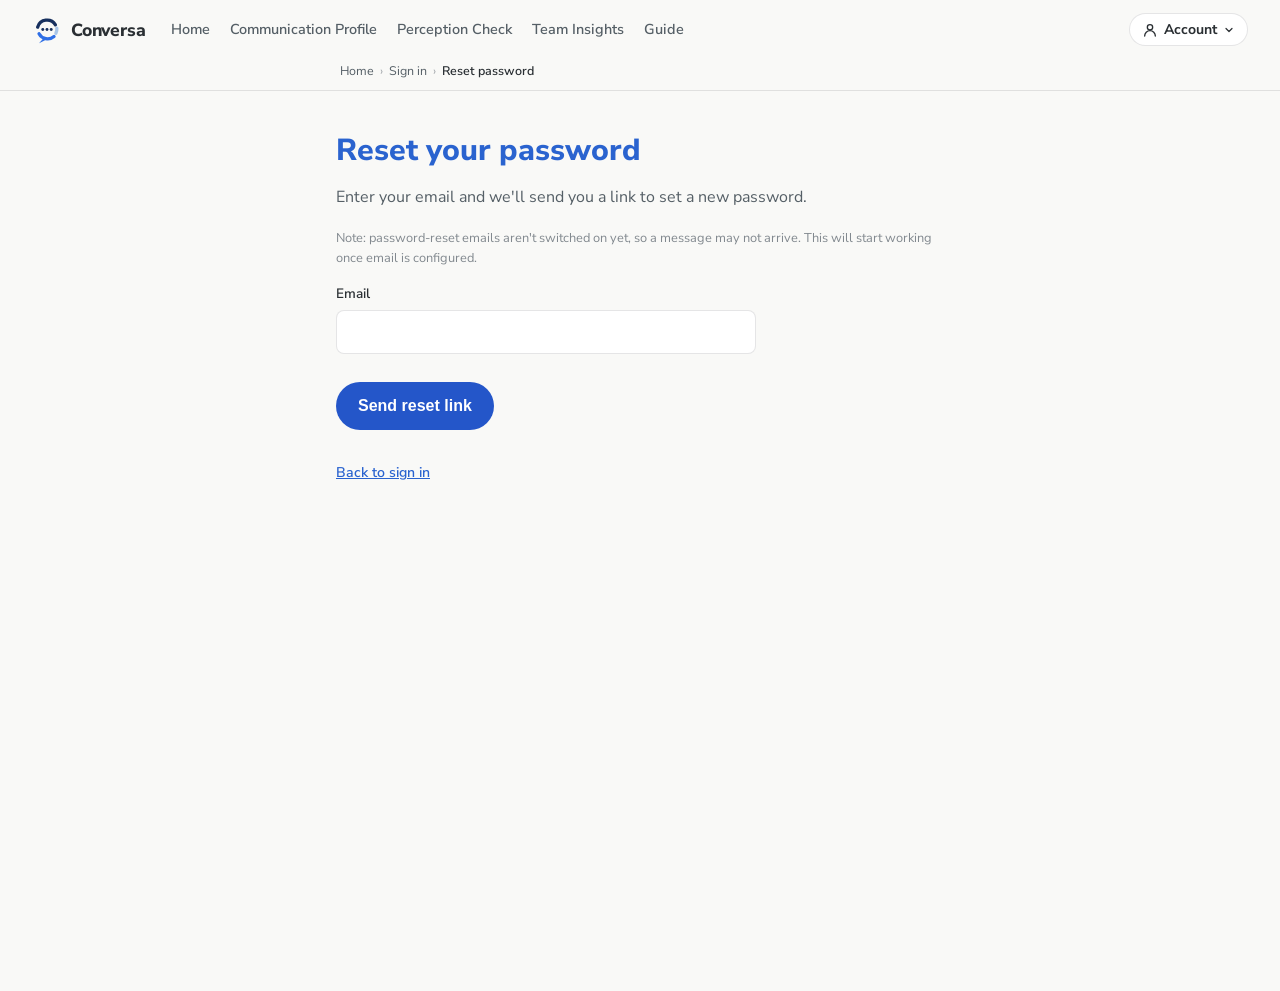
<file: reset-password.html>
<!doctype html>
<html lang="en">
<head>
  <meta charset="utf-8" />
  <meta name="viewport" content="width=device-width, initial-scale=1, viewport-fit=cover" />
  <title>Conversa — reset password</title>
  <link rel="icon" type="image/svg+xml" href="data:image/svg+xml,%3Csvg xmlns='http://www.w3.org/2000/svg' viewBox='0 0 64 64'%3E%3Cpath d='M12,26 A21,21 0 0 1 50,21' fill='none' stroke='%2317305e' stroke-width='7' stroke-linecap='round'/%3E%3Cpath d='M53,28 A21,21 0 0 1 51,39' fill='none' stroke='%23a9c6e8' stroke-width='7' stroke-linecap='round'/%3E%3Cpath d='M47,46 A21,21 0 0 1 15,40' fill='none' stroke='%232f6fe6' stroke-width='7' stroke-linecap='round'/%3E%3Cpath d='M24,50 L15,60 L31,52 Z' fill='%232f6fe6'/%3E%3Ccircle cx='23' cy='31' r='3.1' fill='%2317305e'/%3E%3Ccircle cx='32' cy='31' r='3.1' fill='%2317305e'/%3E%3Ccircle cx='41' cy='31' r='3.1' fill='%2317305e'/%3E%3C/svg%3E" />
  <meta name="robots" content="noindex, nofollow" />
  <link rel="preconnect" href="https://fonts.googleapis.com" />
  <link rel="preconnect" href="https://fonts.gstatic.com" crossorigin />
  <link
    href="https://fonts.googleapis.com/css2?family=Nunito+Sans:ital,wght@0,400;0,600;0,700;0,800;0,900;1,400&display=swap"
    rel="stylesheet"
  />
  <link rel="stylesheet" href="css/styles.css" />
</head>
<body>
  <div id="mvs-header"></div>
  <main id="app" class="mvs-app" aria-live="polite"></main>

  <script src="js/content.js"></script>
  <script src="js/supabaseClient.js"></script>
  <script src="js/auth.js"></script>
  <script src="js/nav.js"></script>
  <script src="js/authForms.js"></script>
  <script>
    AuthForms.renderReset();
    Nav.mount({ active: "login", crumbs: [{label:"Home",href:"index.html"},{label:"Sign in",href:"login.html"},{label:"Reset password"}] });
  </script>
</body>
</html>
</file>
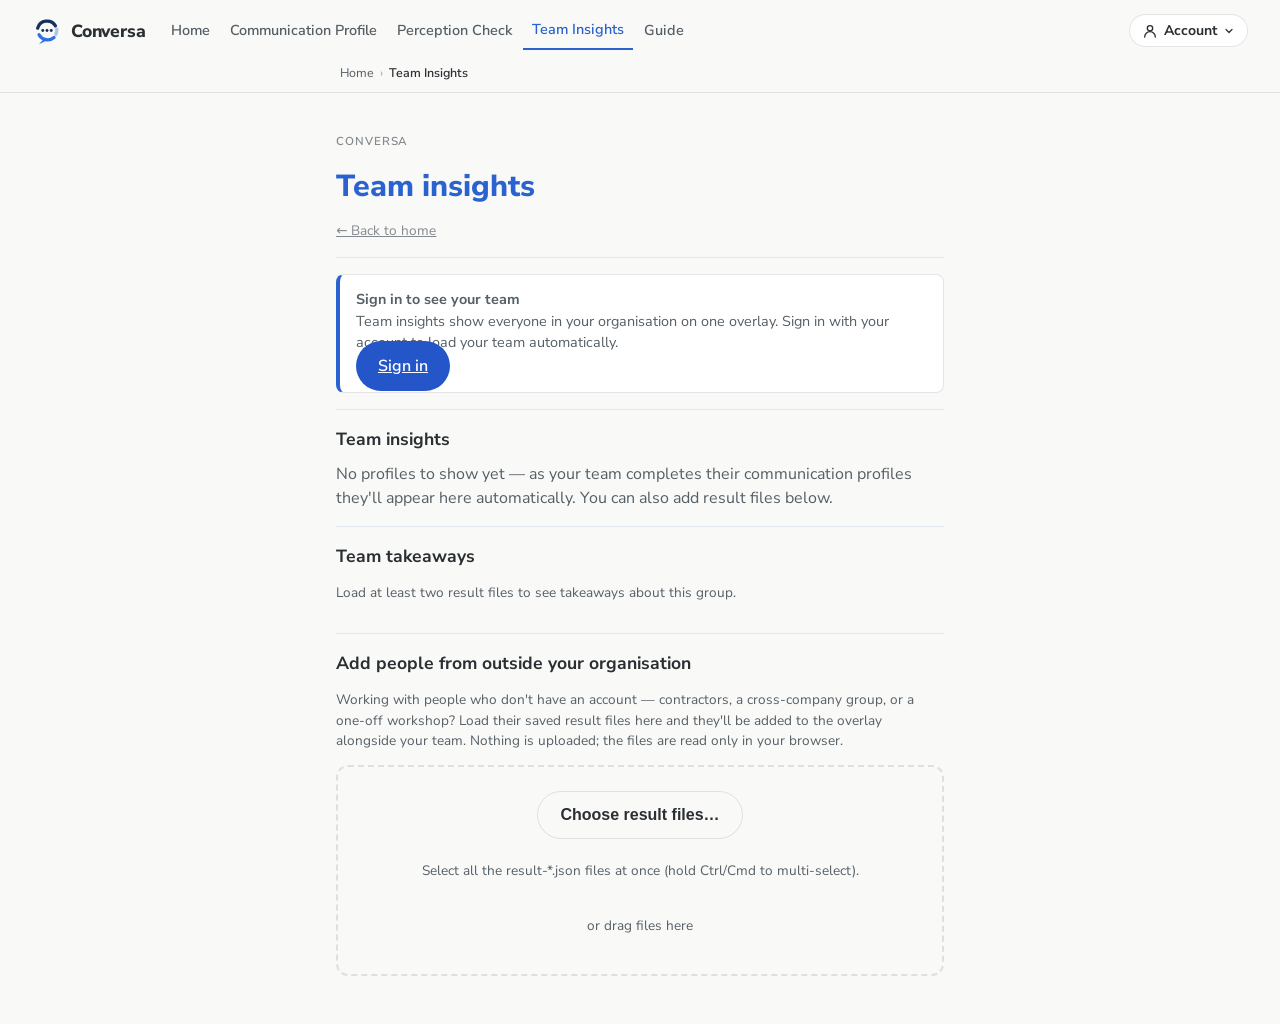
<file: team.html>
<!doctype html>
<html lang="en">
<head>
  <meta charset="utf-8" />
  <meta name="viewport" content="width=device-width, initial-scale=1, viewport-fit=cover" />
  <title>Conversa — team insights</title>
  <link rel="icon" type="image/svg+xml" href="data:image/svg+xml,%3Csvg xmlns='http://www.w3.org/2000/svg' viewBox='0 0 64 64'%3E%3Cpath d='M12,26 A21,21 0 0 1 50,21' fill='none' stroke='%2317305e' stroke-width='7' stroke-linecap='round'/%3E%3Cpath d='M53,28 A21,21 0 0 1 51,39' fill='none' stroke='%23a9c6e8' stroke-width='7' stroke-linecap='round'/%3E%3Cpath d='M47,46 A21,21 0 0 1 15,40' fill='none' stroke='%232f6fe6' stroke-width='7' stroke-linecap='round'/%3E%3Cpath d='M24,50 L15,60 L31,52 Z' fill='%232f6fe6'/%3E%3Ccircle cx='23' cy='31' r='3.1' fill='%2317305e'/%3E%3Ccircle cx='32' cy='31' r='3.1' fill='%2317305e'/%3E%3Ccircle cx='41' cy='31' r='3.1' fill='%2317305e'/%3E%3C/svg%3E" />
  <link rel="preconnect" href="https://fonts.googleapis.com" />
  <link rel="preconnect" href="https://fonts.gstatic.com" crossorigin />
  <link
    href="https://fonts.googleapis.com/css2?family=Nunito+Sans:ital,wght@0,400;0,600;0,700;0,800;0,900;1,400&display=swap"
    rel="stylesheet"
  />
  <link rel="stylesheet" href="css/styles.css" />
</head>
<body>
  <div id="mvs-header"></div>
  <main id="app" class="mvs-app" aria-live="polite"></main>

  <script src="js/content.js"></script>
  <script src="js/auth.js"></script>
  <script src="js/nav.js"></script>
  <script src="js/scoring.js"></script>
  <script src="js/chart.js"></script>
  <script src="js/supabaseClient.js"></script>
  <script src="js/team.js"></script>
  <script>Nav.mount({ active: "team", crumbs: [{label:"Home",href:"index.html"},{label:"Team Insights"}] });</script>
</body>
</html>
</file>
<file: css/styles.css>
/* -------------------------------------------------------------------
   styles.css
   Mobile-first styles. CSS custom properties follow the role-based
   token approach from the dataviz palette (surface / ink / categorical
   slots), so light + dark mode only differ in the :root variable
   block below, never in component rules.
   ------------------------------------------------------------------- */

:root {
  --surface-page: #f9f9f7;
  --surface-card: #ffffff;
  --text-primary: #2a2f33; /* Primary text — neutral slate */
  --text-secondary: #555f66; /* Secondary text — neutral slate */
  --text-muted: #82898f;
  --border-hairline: rgba(42, 47, 51, 0.12);
  --gridline: #e2e8f0;

  --accent: #2456c9; /* Royal blue (from the Conversa logo) — solid buttons (good contrast w/ white text) */
  --accent-soft: #2a63cf; /* Blue — borders, links, progress fill */
  --accent-light: #bcd6ef; /* Light blue — subtle tints, hover backgrounds */
  --accent-deep: #17305e; /* Deep navy (logo) — bold brand panels (e.g. the home page hero band), always paired with light/white text */
  --accent-contrast: #ffffff;
  --brand-secondary: #2f6fe6; /* Vivid logo blue — taglines, header accent line, gradient */

  /* Conversa logo mark colours — theme-aware so the navy/blue/light-blue
     speech-bubble mark reads on both the light card and the dark card. */
  --mark-dark: #17305e; /* navy arc + dots */
  --mark-blue: #2f6fe6; /* royal-blue arc + chat tail */
  --mark-light: #a9c6e8; /* light-blue accent arc */

  /* Tool-tile icon colours — a neutral navy→blue ramp (deep → medium →
     bright) for the three solo/team/blind-spot tools, ranked darkest-first
     to match their order of prominence on the home page, plus a teal for
     the communication guide, which is deliberately styled apart from the
     other three. Fixed hex values rather than var(--accent-soft) etc. on
     purpose: those tokens shift slightly in dark mode for on-page
     text/link contrast, but these sit inside solid colour circles and
     should stay constant in both themes. */
  --tool-reflection: #17305e; /* Deep navy — the featured/primary tool */
  --tool-team: #2456c9; /* Corporate blue */
  --tool-blindspot: #2f6fe6; /* Bright blue */
  --tool-guide: #2c7a7b; /* Teal, for contrast with the white icon strokes and to set the guide apart */

  /* Chart series colours are a separate, deliberately validated system
     (contrast + colour-vision-deficiency checked for the Drive /
     Connection / Clarity charts) — kept independent of the brand accent
     colours above so the data encoding stays legible. Amber / purple /
     teal: a triad chosen so each pair differs in both hue and lightness
     (rather than relying on hue alone), which keeps them distinguishable
     under the common forms of colour-vision deficiency, and confirmed
     >=4.5:1 contrast against white (light values) and the app's dark
     surface (dark values) — see README.md for the checked figures. */
  --series-drive: #8a5300;
  --series-connection: #6b3fa0;
  --series-clarity: #0f7a6c;

  --radius-md: 12px;
  --radius-sm: 8px;
  --max-width: 640px;
}

@media (prefers-color-scheme: dark) {
  :root {
    --surface-page: #14181d;
    --surface-card: #1e242c;
    --text-primary: #ffffff;
    --text-secondary: #cbd3dc;
    --text-muted: #97a0aa;
    --border-hairline: rgba(255, 255, 255, 0.12);
    --gridline: #2a303a;

    --accent: #2f6fe6;
    --accent-soft: #7fb0e0;
    --accent-light: #3a5570;
    --accent-deep: #17305e;
    --accent-contrast: #ffffff;
    --brand-secondary: #63b3ed;

    /* Mark colours flip lighter on the dark card so the navy arc/dots
       don't disappear; hero override still forces pure white on navy. */
    --mark-dark: #dbe7f7;
    --mark-blue: #6aa6f0;
    --mark-light: #4a6b8a;

    --series-drive: #e3a640;
    --series-connection: #c4a3ec;
    --series-clarity: #4fd1c5;
  }
}

* {
  box-sizing: border-box;
}

html,
body {
  margin: 0;
  padding: 0;
}

body {
  font-family: "Nunito Sans", system-ui, -apple-system, "Segoe UI", Calibri, sans-serif;
  background: var(--surface-page);
  color: var(--text-primary);
  line-height: 1.5;
  -webkit-font-smoothing: antialiased;
}

.mvs-app {
  max-width: var(--max-width);
  margin: 0 auto;
  padding: 20px 16px 48px;
  min-height: 100vh;
}

/* Brand header (logo + wordmark) ------------------------------------------- */

.mvs-brand-header {
  max-width: var(--max-width);
  margin: 0 auto;
  padding: 20px 16px 14px;
  border-bottom: 3px solid;
  border-image: linear-gradient(90deg, var(--accent-soft), var(--brand-secondary)) 1;
}

/* The logo + wordmark are a link back to the home page on every screen
   except the home page itself — reproduces the same flex layout the
   header used to apply directly, now on the link that wraps it. */
.mvs-brand-link {
  display: flex;
  align-items: center;
  gap: 10px;
  text-decoration: none;
  color: inherit;
  width: fit-content;
  transition: opacity 0.15s ease;
}

.mvs-brand-link:hover,
.mvs-brand-link:focus-visible {
  opacity: 0.72;
}

.mvs-brand-header .mvs-brand-mark {
  width: 27px;
  height: auto;
  flex-shrink: 0;
}

/* The Conversa logo mark: a two-tone speech-bubble ring (a navy arc over
   the top, a light-blue accent arc on the right, and a royal-blue arc
   sweeping the bottom into a chat tail) around three dots. Colours come
   from the theme-aware --mark-* tokens so the mark stays legible in both
   light and dark mode; the arcs and dots use `currentColor`-free tokens
   rather than page text colour so they always read as the brand. */
.cv-arc {
  fill: none;
  stroke-linecap: round;
}
.cv-arc--navy {
  stroke: var(--mark-dark);
}
.cv-arc--blue {
  stroke: var(--mark-blue);
}
.cv-arc--light {
  stroke: var(--mark-light);
}
.cv-tail {
  fill: var(--mark-blue);
}
.cv-dot {
  fill: var(--mark-dark);
}

/* On the home page's dark hero band the mark is always white, regardless
   of the app's light/dark theme — the same "fixed tone on a fixed-colour
   surface" approach already used for the hero band's other text, since
   that panel never itself changes colour between themes. */
.mvs-hero-logo .cv-arc {
  stroke: #ffffff;
}
.mvs-hero-logo .cv-tail,
.mvs-hero-logo .cv-dot {
  fill: #ffffff;
}

.mvs-brand-header .mvs-brand-word {
  display: flex;
  flex-direction: column;
  line-height: 1.1;
}

.mvs-brand-header .mvs-brand-word strong {
  font-size: 1.15rem;
  font-weight: 800;
  color: var(--mark-dark);
  letter-spacing: 0.01em;
}

.mvs-brand-header .mvs-brand-word span {
  font-size: 0.6rem;
  font-weight: 600;
  text-transform: uppercase;
  letter-spacing: 0.06em;
  color: var(--brand-secondary);
}

/* Home hero band ------------------------------------------------------
   A bold deep-navy panel with a lighter blue rounded-corner shape
   overlapping it, white logo lockup on top. Used only on the home page —
   the "cover" of this little app — while every working screen inside
   keeps a plain, functional header for readability and print. ---------- */

.mvs-hero-band {
  position: relative;
  overflow: hidden;
  background: var(--accent-deep);
  border-radius: 0 0 28px 28px;
  padding: 18px 16px 20px; /* shorter hero — less empty blue */
}

.mvs-hero-shape {
  position: absolute;
  top: -30%;
  right: -18%;
  width: 65%;
  height: 160%;
  background: var(--accent-light);
  opacity: 0.5;
  border-radius: 140px 0 0 0;
  pointer-events: none;
}

.mvs-hero-content {
  position: relative;
  max-width: var(--max-width);
  margin: 0 auto;
}

.mvs-hero-logo {
  width: 78px;
  height: auto;
  display: block;
  margin-bottom: 8px;
}

.mvs-hero-word {
  display: flex;
  flex-direction: column;
  line-height: 1.1;
  margin-bottom: 12px;
}

.mvs-hero-word strong {
  font-size: 1.15rem;
  font-weight: 800;
  color: #ffffff;
  letter-spacing: 0.01em;
}

.mvs-hero-word span {
  font-size: 0.6rem;
  font-weight: 600;
  text-transform: uppercase;
  letter-spacing: 0.06em;
  /* Fixed light blue — the hero band is always the dark navy panel in
     both themes, so this tagline needs a light tone to stay legible on it
     (the on-white/on-card --brand-secondary tone would be too dark here). */
  color: #90cdf4;
}

.mvs-hero-eyebrow {
  text-transform: uppercase;
  letter-spacing: 0.08em;
  font-size: 0.72rem;
  font-weight: 700;
  color: rgba(255, 255, 255, 0.75);
  margin: 0 0 6px 0;
}

.mvs-hero-title {
  color: #ffffff;
  font-size: 2.05rem;
  font-weight: 900;
  line-height: 1.12;
  letter-spacing: -0.01em;
  margin: 0 0 8px 0;
  max-width: 22ch;
}

.mvs-hero-lead {
  color: rgba(255, 255, 255, 0.9);
  font-size: 1.02rem;
  margin: 0;
  max-width: 52ch;
}

/* Admin entry point — a small, deliberately low-key pill in the top
   corner of the hero band, not a main tile. It's still only a soft
   deterrent (see CONTENT.admin's notes in content.js), so this is about
   tidy placement, not implying real access control. */
.mvs-hero-admin-link {
  position: absolute;
  top: 14px;
  right: 14px;
  z-index: 2;
  display: inline-flex;
  align-items: center;
  gap: 5px;
  padding: 5px 12px 5px 10px;
  border-radius: 999px;
  background: rgba(255, 255, 255, 0.14);
  border: 1px solid rgba(255, 255, 255, 0.4);
  color: #ffffff;
  font-size: 0.72rem;
  font-weight: 700;
  letter-spacing: 0.01em;
  text-decoration: none;
  transition: background 0.15s ease, border-color 0.15s ease;
}

.mvs-hero-admin-link:hover {
  background: rgba(255, 255, 255, 0.26);
  border-color: rgba(255, 255, 255, 0.6);
}

.mvs-screen {
  display: flex;
  flex-direction: column;
  gap: 16px;
  animation: mvs-fade-in 0.2s ease-out;
}

@keyframes mvs-fade-in {
  from {
    opacity: 0;
    transform: translateY(4px);
  }
  to {
    opacity: 1;
    transform: translateY(0);
  }
}

h1 {
  font-size: 1.5rem;
  line-height: 1.25;
  margin: 0;
  color: var(--accent-soft);
  font-weight: 800;
}

h2 {
  font-size: 1.1rem;
  margin: 0;
}

.mvs-eyebrow {
  text-transform: uppercase;
  letter-spacing: 0.08em;
  font-size: 0.72rem;
  font-weight: 600;
  color: var(--text-muted);
  margin: 0;
}

.mvs-lead {
  color: var(--text-secondary);
  margin: 0;
  font-size: 1rem;
}

.mvs-meta-line {
  color: var(--text-muted);
  font-size: 0.85rem;
  margin: 0;
}

/* Any inline text link inside ordinary copy (e.g. "Looking for the team
   overlay or blind-spot exercise instead?") should read as part of this
   app's own brand palette, not the browser's default link colours, which
   clash against the app's blue theme everywhere else on the page. */
.mvs-meta-line a {
  color: var(--accent-soft);
  font-weight: 700;
}

.mvs-meta-line a:visited {
  color: var(--accent-soft);
}

.mvs-callout {
  background: var(--surface-card);
  border: 1px solid var(--border-hairline);
  border-left: 4px solid var(--accent-soft);
  border-radius: var(--radius-sm);
  padding: 14px 16px;
}

.mvs-callout p {
  margin: 0;
  color: var(--text-secondary);
  font-size: 0.9rem;
}

/* Quick-reference tags (overuse arrows, comms focus/avoid) ----------- */

.mvs-arrow-row {
  display: flex;
  flex-wrap: wrap;
  gap: 8px;
}

.mvs-arrow-tag {
  display: inline-block;
  background: var(--surface-card);
  border: 1px solid var(--border-hairline);
  border-radius: 999px;
  padding: 6px 14px;
  font-size: 0.85rem;
  color: var(--text-secondary);
}

.mvs-arrow-tag strong {
  color: var(--text-primary);
}

.mvs-quick-reference {
  background: var(--surface-card);
  border: 1px solid var(--border-hairline);
  border-left: 4px solid var(--brand-secondary);
  border-radius: var(--radius-sm);
  padding: 14px 16px;
}

.mvs-quick-reference p {
  margin: 0 0 6px 0;
  color: var(--text-secondary);
  font-size: 0.9rem;
}

.mvs-quick-reference p:last-child {
  margin-bottom: 0;
}

/* Team takeaways (team overlay auto-generated observations) --------- */

.mvs-analysis-list li {
  color: var(--text-secondary);
}

/* Horizontal-scroll wrapper for wide tables (submissions table on both
   admin.html and the team overlay's roster) — lets the table itself stay
   readable-width instead of squeezing to fit a narrow screen. */
.mvs-matrix-scroll {
  overflow-x: auto;
}

/* Submissions / roster table (admin "all submissions" and the team
   overlay's "who's in the room" roster share this one style) --------- */

.mvs-submissions-table {
  width: 100%;
  min-width: 640px;
  border-collapse: collapse;
}

.mvs-submissions-table th,
.mvs-submissions-table td {
  border: 1px solid var(--border-hairline);
  padding: 8px 10px;
  text-align: left;
  font-size: 0.85rem;
}

.mvs-submissions-table th {
  background: var(--surface-card);
  color: var(--text-primary);
  font-size: 0.78rem;
}

.mvs-submissions-table tbody tr:nth-child(even) {
  background: var(--surface-card);
}

/* "Working with different results" guide (solo results page) -------- */

.mvs-wwd-grid {
  display: grid;
  grid-template-columns: 1fr;
  gap: 12px;
}

@media (min-width: 560px) {
  .mvs-wwd-grid {
    grid-template-columns: 1fr 1fr;
  }
}

.mvs-wwd-card {
  background: var(--surface-card);
  border: 1px solid var(--border-hairline);
  border-radius: var(--radius-md);
  padding: 14px 16px;
}

.mvs-wwd-swatch {
  width: 100%;
  height: 5px;
  border-radius: 999px;
  margin-bottom: 10px;
}

.mvs-wwd-swatch--drive {
  background: var(--series-drive);
}
.mvs-wwd-swatch--connection {
  background: var(--series-connection);
}
.mvs-wwd-swatch--clarity {
  background: var(--series-clarity);
}
.mvs-wwd-swatch--drive_connection {
  background: linear-gradient(90deg, var(--series-drive), var(--series-connection));
}
.mvs-wwd-swatch--drive_clarity {
  background: linear-gradient(90deg, var(--series-drive), var(--series-clarity));
}
.mvs-wwd-swatch--connection_clarity {
  background: linear-gradient(90deg, var(--series-connection), var(--series-clarity));
}
.mvs-wwd-swatch--balanced {
  background: linear-gradient(90deg, var(--series-drive), var(--series-connection), var(--series-clarity));
}

.mvs-wwd-card h3 {
  margin: 0 0 4px 0;
  font-size: 0.98rem;
}

.mvs-wwd-tagline {
  margin: 0 0 8px 0;
  font-size: 0.85rem;
  font-style: italic;
  color: var(--text-muted);
}

.mvs-wwd-card .mvs-list {
  margin: 0;
  font-size: 0.87rem;
}

/* Communication guide ("Working with other colours") ---------------- */

.mvs-method-block {
  background: var(--surface-card);
  border: 1px solid var(--border-hairline);
  border-radius: var(--radius-md);
  padding: 16px;
  margin-bottom: 14px;
}

.mvs-method-block:last-child {
  margin-bottom: 0;
}

.mvs-method-block h3 {
  margin: 0 0 4px 0;
  font-size: 1rem;
  color: var(--accent-soft);
}

.mvs-type-grid {
  display: flex;
  flex-direction: column;
  gap: 8px;
  margin-top: 10px;
}

@media (min-width: 560px) {
  .mvs-type-grid {
    display: grid;
    grid-template-columns: 1fr 1fr;
  }
}

.mvs-type-btn {
  display: flex;
  flex-direction: column;
  align-items: flex-start;
  gap: 4px;
  text-align: left;
  background: var(--surface-page);
  border: 1px solid var(--border-hairline);
  border-radius: var(--radius-sm);
  padding: 10px 12px;
  font-family: inherit;
  cursor: pointer;
  transition: border-color 0.15s ease;
}

.mvs-type-btn:hover {
  border-color: var(--accent-soft);
}

.mvs-type-btn .mvs-wwd-swatch {
  width: 100%;
}

.mvs-type-btn-label {
  font-weight: 700;
  font-size: 0.92rem;
  color: var(--text-primary);
}

.mvs-type-btn-tagline {
  font-size: 0.8rem;
  color: var(--text-secondary);
}

.mvs-commguide-field-label {
  margin: 10px 0 2px 0;
  font-size: 0.7rem;
  font-weight: 700;
  text-transform: uppercase;
  letter-spacing: 0.04em;
  color: var(--text-muted);
}

.mvs-commguide-card .mvs-commguide-field-label:first-of-type {
  margin-top: 4px;
}

.mvs-commguide-text {
  margin: 0;
  font-size: 0.87rem;
  color: var(--text-secondary);
}

.mvs-commguide-reminder {
  margin: 12px 0 0 0;
  padding-top: 10px;
  border-top: 1px dashed var(--border-hairline);
  font-size: 0.87rem;
  font-style: italic;
  color: var(--text-primary);
}

/* Buttons ----------------------------------------------------------- */

.mvs-btn {
  appearance: none;
  border: none;
  border-radius: 999px;
  padding: 14px 22px;
  font-size: 1rem;
  font-weight: 600;
  cursor: pointer;
  min-height: 48px;
  transition: opacity 0.15s ease, transform 0.05s ease;
}

.mvs-btn:active {
  transform: scale(0.98);
}

.mvs-btn:disabled {
  opacity: 0.45;
  cursor: not-allowed;
}

.mvs-btn--primary {
  background: var(--accent);
  color: var(--accent-contrast);
}

.mvs-btn--primary:hover:not(:disabled) {
  opacity: 0.92;
}

.mvs-btn--ghost {
  background: transparent;
  color: var(--text-primary);
  border: 1px solid var(--border-hairline);
}

.mvs-btn--small {
  padding: 6px 14px;
  min-height: 32px;
  font-size: 0.85rem;
}

.mvs-btn--danger {
  color: #b3261e;
  border-color: #b3261e;
}

.mvs-btn-row {
  display: flex;
  flex-direction: column;
  gap: 10px;
}

@media (min-width: 480px) {
  .mvs-btn-row {
    flex-direction: row;
  }
  .mvs-btn-row .mvs-btn {
    flex: 1;
  }
}

/* Forms / checkboxes -------------------------------------------------- */

.mvs-checkbox-row {
  display: flex;
  align-items: flex-start;
  gap: 10px;
  font-size: 0.9rem;
  color: var(--text-secondary);
  cursor: pointer;
}

.mvs-checkbox-row input[type="checkbox"] {
  margin-top: 3px;
  width: 18px;
  height: 18px;
  flex-shrink: 0;
  accent-color: var(--accent);
}

.mvs-field-label {
  display: block;
  font-size: 0.85rem;
  font-weight: 600;
  margin-bottom: 6px;
}

.mvs-text-input {
  width: 100%;
  padding: 12px 14px;
  font-size: 1rem;
  border-radius: var(--radius-sm);
  border: 1px solid var(--border-hairline);
  background: var(--surface-card);
  color: var(--text-primary);
  margin-bottom: 14px;
}

.mvs-text-input:focus-visible {
  outline: 2px solid var(--accent);
  outline-offset: 1px;
}

.mvs-note {
  font-size: 0.85rem;
  color: var(--text-secondary);
}

#mvs-name-form {
  display: flex;
  flex-direction: column;
  gap: 12px;
}

/* Lists --------------------------------------------------------------- */

.mvs-list {
  margin: 0;
  padding-left: 20px;
  color: var(--text-secondary);
  display: flex;
  flex-direction: column;
  gap: 8px;
}

.mvs-list li {
  font-size: 0.95rem;
}

/* Progress bar ---------------------------------------------------------- */

.mvs-progress-wrap {
  display: flex;
  flex-direction: column;
  gap: 6px;
}

.mvs-progress-track {
  height: 6px;
  background: var(--gridline);
  border-radius: 999px;
  overflow: hidden;
}

.mvs-progress-fill {
  height: 100%;
  background: var(--accent-soft);
  border-radius: 999px;
  transition: width 0.25s ease;
}

.mvs-progress-label {
  margin: 0;
  font-size: 0.8rem;
  color: var(--text-muted);
}

/* Question options ------------------------------------------------------ */

.mvs-question-prompt {
  font-size: 1.15rem;
  line-height: 1.35;
}

.mvs-options {
  display: flex;
  flex-direction: column;
  gap: 10px;
}

.mvs-option-btn {
  display: flex;
  align-items: flex-start;
  gap: 12px;
  text-align: left;
  width: 100%;
  padding: 14px;
  border-radius: var(--radius-md);
  border: 1px solid var(--border-hairline);
  background: var(--surface-card);
  color: var(--text-primary);
  font-size: 0.98rem;
  cursor: pointer;
  min-height: 56px;
  transition: border-color 0.15s ease, background 0.15s ease;
}

.mvs-option-btn:hover {
  border-color: var(--accent-soft);
}

.mvs-option-btn:active {
  background: var(--gridline);
}

.mvs-option-letter {
  flex-shrink: 0;
  width: 26px;
  height: 26px;
  border-radius: 50%;
  border: 1px solid var(--border-hairline);
  display: flex;
  align-items: center;
  justify-content: center;
  font-size: 0.8rem;
  font-weight: 700;
  color: var(--text-muted);
}

.mvs-option-text {
  padding-top: 3px;
}

/* Pressure Profile: ranked-choice options -------------------------------- */

@keyframes mvsFadeInUp {
  from {
    opacity: 0;
    transform: translateY(6px);
  }
  to {
    opacity: 1;
    transform: translateY(0);
  }
}

@keyframes mvsBadgePop {
  from {
    opacity: 0;
    transform: scale(0.8);
  }
  to {
    opacity: 1;
    transform: scale(1);
  }
}

/* Whole question card fades/slides in on every question change — the
   same DOM gets fully rebuilt each time (no framework diffing here), so
   without this the switch between questions reads as an abrupt "jump"
   rather than a step forward. */
.mvs-screen--pressure-question {
  animation: mvsFadeInUp 0.25s ease both;
}

.mvs-pressure-options {
  display: flex;
  flex-direction: column;
  gap: 10px;
}

.mvs-pressure-option-btn {
  display: flex;
  flex-direction: column;
  align-items: flex-start;
  text-align: left;
  width: 100%;
  padding: 14px;
  border-radius: var(--radius-md);
  border: 1px solid var(--border-hairline);
  background: var(--surface-card);
  color: var(--text-primary);
  font-size: 0.98rem;
  cursor: pointer;
  min-height: 56px;
  transition: border-color 0.2s ease, background 0.2s ease, opacity 0.2s ease;
}

.mvs-pressure-option-btn:hover:not(:disabled) {
  border-color: var(--accent-soft);
}

.mvs-pressure-option-btn:disabled {
  cursor: default;
}

.mvs-pressure-option-btn--ranked {
  border-color: var(--accent);
  background: var(--surface-card);
  opacity: 0.85;
}

/* Always present, whether or not this option is currently ranked, at a
   fixed height -- so dropping a badge into it never changes the button's
   own height (which used to shove every button below it down the page
   the instant you tapped one). See applyRankState() in pressure.js. */
.mvs-pressure-rank-badge-slot {
  display: flex;
  align-items: center;
  min-height: 24px;
  margin-bottom: 2px;
}

.mvs-pressure-rank-badge {
  flex-shrink: 0;
  padding: 3px 10px;
  border-radius: 999px;
  background: var(--accent);
  color: var(--accent-contrast);
  font-size: 0.72rem;
  font-weight: 700;
  white-space: nowrap;
  animation: mvsBadgePop 0.2s ease both;
}

/* The third response completes itself once the other two are ranked —
   a small delay before it pops in (rather than appearing in the exact
   same instant as the 2nd tap) reads as "the system just filled this
   in" rather than an unexplained double-change happening at once. */
.mvs-pressure-rank-badge--auto {
  animation-delay: 0.15s;
}

.mvs-pressure-offer {
  background: var(--surface-card);
  border: 1px solid var(--border-hairline);
  border-left: 4px solid var(--accent);
  border-radius: var(--radius-md);
  padding: 18px 16px;
  margin: 20px 0;
}

.mvs-pressure-offer-eyebrow {
  margin: 0 0 4px;
  font-size: 0.72rem;
  font-weight: 700;
  text-transform: uppercase;
  letter-spacing: 0.06em;
  color: var(--accent);
}

.mvs-pressure-offer-skip {
  color: var(--text-muted);
}

/* Results ---------------------------------------------------------------- */

.mvs-result-summary-grid {
  display: grid;
  grid-template-columns: 1fr 1fr;
  gap: 10px;
}

.mvs-result-summary-card {
  background: var(--surface-card);
  border: 1px solid var(--border-hairline);
  border-radius: var(--radius-md);
  padding: 12px 14px;
}

.mvs-result-summary-card--wide {
  grid-column: 1 / -1;
}

.mvs-summary-label {
  margin: 0 0 4px;
  font-size: 0.72rem;
  text-transform: uppercase;
  letter-spacing: 0.06em;
  color: var(--text-muted);
}

.mvs-summary-value {
  margin: 0;
  font-size: 1.05rem;
  font-weight: 700;
}

/* Admin usage summary ------------------------------------------------------ */

.mvs-usage-tiles {
  grid-template-columns: repeat(auto-fit, minmax(120px, 1fr));
}

.mvs-usage-tiles .mvs-summary-value {
  font-size: 1.6rem;
  color: var(--accent-soft);
}

.mvs-usage-charts {
  display: grid;
  grid-template-columns: 1fr;
  gap: 18px;
  margin-top: 16px;
}

@media (min-width: 560px) {
  .mvs-usage-charts {
    grid-template-columns: 1fr 1fr;
  }
}

.mvs-usage-chart-title {
  margin: 0 0 10px;
  font-size: 0.9rem;
  font-weight: 700;
}

.mvs-usage-bar-row {
  display: flex;
  align-items: center;
  gap: 10px;
  margin: 5px 0;
}

.mvs-usage-bar-label {
  flex: 0 0 76px;
  font-size: 0.78rem;
  color: var(--text-secondary);
  text-align: right;
}

.mvs-usage-bar-track {
  flex: 1 1 auto;
  height: 14px;
  background: var(--gridline);
  border-radius: 7px;
  overflow: hidden;
}

.mvs-usage-bar-fill {
  display: block;
  height: 100%;
  min-width: 2px;
  border-radius: 7px;
}

.mvs-usage-bar-count {
  flex: 0 0 30px;
  font-size: 0.8rem;
  font-weight: 700;
  text-align: right;
}

.mvs-section {
  border-top: 1px solid var(--gridline);
  padding-top: 16px;
}

.mvs-section-title {
  margin-bottom: 10px;
}

/* Smaller heading for a sub-part of a section (e.g. "How the group
   breaks down" / "Who's in the room" within the team overlay's
   takeaways) — a step down from .mvs-section-title, not a new top-level
   section of its own. */
.mvs-subheading {
  font-size: 0.92rem;
  font-weight: 700;
  color: var(--text-primary);
  margin: 18px 0 8px;
}

.mvs-interpretation {
  font-size: 1rem;
  color: var(--text-primary);
  margin: 0;
}

.mvs-footer-note {
  font-size: 0.8rem;
  color: var(--text-muted);
  font-style: italic;
}

.mvs-btn-row--results {
  margin-top: 4px;
}

/* Chart ------------------------------------------------------------------- */

.mvs-triangle-wrap {
  display: flex;
  justify-content: center;
  margin-bottom: 18px;
}

.mvs-triangle {
  width: 100%;
  max-width: 320px;
  height: auto;
}

/* The triangle's fill now comes from the colour wash drawn in chart.js
   (drawTriangleColorWash) — this is stroke-only, an outer border for
   the wash rather than its background. */
.mvs-triangle-outline {
  fill: none;
  stroke: rgba(20, 16, 24, 0.35);
  stroke-width: 1.5;
}

/* Fixed, theme-independent tones (not var(--gridline)/var(--text-muted))
   because these sit on top of the colour wash, which is itself always
   light regardless of the app's light/dark theme — see the comment on
   drawTriangleColorWash in chart.js. */
.mvs-triangle-guide {
  fill: none;
  stroke: rgba(255, 255, 255, 0.65);
  stroke-width: 1;
  stroke-dasharray: 3 3;
}

.mvs-triangle-vertex-label {
  font-size: 11px;
  font-weight: 700;
  fill: var(--text-primary);
}

.mvs-triangle-connector {
  stroke: rgba(20, 16, 24, 0.45);
  stroke-width: 1;
  stroke-dasharray: 2 3;
  opacity: 0.8;
}

.mvs-triangle-marker-ring {
  fill: #ffffff;
  stroke: var(--accent);
  stroke-width: 2.5;
}

/* Horizontal score bars — the primary single-person results chart.
   One bar per dimension (not a single stacked 100% bar), each showing
   its own percentage independently, so all three scores are directly
   comparable at a glance without needing a triangle/geometric layout. */
.mvs-scorebars {
  display: flex;
  flex-direction: column;
  gap: 14px;
  margin-bottom: 18px;
}

.mvs-scorebar-row {
  display: flex;
  align-items: center;
  gap: 10px;
}

.mvs-scorebar-label {
  flex: 0 0 108px;
  font-size: 0.88rem;
  font-weight: 700;
  color: var(--text-primary);
}

.mvs-scorebar-track {
  flex: 1 1 auto;
  height: 18px;
  border-radius: 999px;
  background: var(--gridline);
  border: 1px solid var(--border-hairline);
  overflow: hidden;
}

.mvs-scorebar-fill {
  height: 100%;
  border-radius: 999px;
  transition: width 0.25s ease;
}

.mvs-scorebar-value {
  flex: 0 0 46px;
  text-align: right;
  font-size: 0.88rem;
  font-weight: 700;
  color: var(--text-secondary);
}

.mvs-legend {
  display: flex;
  flex-wrap: wrap;
  gap: 12px;
}

.mvs-legend-item {
  display: flex;
  align-items: center;
  gap: 6px;
  font-size: 0.85rem;
  color: var(--text-secondary);
}

.mvs-legend-swatch {
  width: 12px;
  height: 12px;
  border-radius: 3px;
  flex-shrink: 0;
}

/* Wider screens ------------------------------------------------------------- */

@media (min-width: 720px) {
  .mvs-app {
    padding-top: 40px;
  }
  h1 {
    font-size: 1.9rem;
  }
}

/* Overlay chart (many people on one triangle) --------------------------------- */

.mvs-triangle--overlay {
  max-width: 340px;
}

/* Fixed tones from here down (not var(--surface-card)/var(--text-primary)
   etc.): these markers and labels sit over the colour wash, which is
   always light regardless of the app's theme, so a dark-mode "white on
   white background" pairing has to be avoided deliberately. */
.mvs-overlay-marker {
  fill: #ffffff;
  stroke: #14101a;
  stroke-width: 2;
}

.mvs-overlay-marker-label {
  font-size: 9px;
  font-weight: 700;
  fill: #14101a;
}

.mvs-overlay-average-ring {
  fill: none;
  stroke: var(--accent);
  stroke-width: 2.5;
  stroke-dasharray: 4 3;
}

.mvs-overlay-average-label {
  font-size: 9px;
  font-weight: 600;
  fill: rgba(20, 16, 26, 0.75);
}

.mvs-overlay-marker--guess {
  fill: #ffffff;
  stroke: rgba(20, 16, 26, 0.6);
  stroke-width: 1.5;
  stroke-dasharray: 2 2;
}

.mvs-perception-actual-ring {
  fill: none;
  stroke: #14101a;
  stroke-width: 3;
}

/* Single-person results chart — one marker on the triangle. Fixed tones
   (not var(--text-*)) for the same reason as the overlay markers above:
   it sits on the colour wash, which is always light regardless of theme. */
.mvs-triangle--results {
  max-width: 300px;
}

.mvs-results-marker-ring {
  fill: none;
  stroke: #14101a;
  stroke-width: 3;
}

.mvs-results-marker-dot {
  fill: #0b0b0b;
}

/* Priority Shift chart — both the Everyday Priorities position and the
   Priorities Under Pressure position plotted on the same triangle,
   joined by a plain connecting line (deliberately no arrowhead, so the
   line alone doesn't read as "escalation"), and distinguished by marker
   shape (solid circle vs. outlined diamond) as well as position — never
   by colour alone. */
.mvs-triangle--shift {
  max-width: 300px;
}

.mvs-shift-connector-line {
  stroke: rgba(20, 16, 26, 0.55);
  stroke-width: 2;
}

.mvs-shift-marker--everyday {
  fill: #14101a;
}

.mvs-shift-marker--pressure {
  fill: #ffffff;
  stroke: #14101a;
  stroke-width: 2.5;
}

.mvs-shift-legend-swatch {
  width: 14px;
  height: 14px;
  flex-shrink: 0;
  background: #14101a;
  border-radius: 50%;
}

.mvs-shift-legend-swatch--everyday {
  border-radius: 50%;
}

.mvs-shift-legend-swatch--pressure {
  border-radius: 2px;
  transform: rotate(45deg);
  background: #ffffff;
  border: 2.5px solid #14101a;
  width: 10px;
  height: 10px;
}

.mvs-overlay-table {
  width: 100%;
  border-collapse: collapse;
  margin-top: 14px;
  font-size: 0.85rem;
}

.mvs-overlay-table th,
.mvs-overlay-table td {
  text-align: left;
  padding: 8px 6px;
  border-bottom: 1px solid var(--gridline);
  color: var(--text-secondary);
}

.mvs-overlay-table th {
  color: var(--text-muted);
  font-size: 0.72rem;
  text-transform: uppercase;
  letter-spacing: 0.04em;
}

.mvs-overlay-table-average-row td {
  color: var(--text-primary);
  font-weight: 600;
}

.mvs-overlay-table-badge {
  display: inline-block;
  min-width: 22px;
  text-align: center;
  border-radius: 999px;
  border: 1px solid var(--border-hairline);
  font-size: 0.7rem;
  font-weight: 700;
  padding: 1px 4px;
  margin-right: 4px;
}

/* Interactive triangle (guess input) ------------------------------------------- */

.mvs-triangle--interactive {
  touch-action: none;
  cursor: crosshair;
  max-width: 300px;
}

.mvs-triangle-marker-ring--interactive {
  stroke: var(--accent);
}

.mvs-triangle-hint {
  text-align: center;
  font-size: 0.8rem;
  color: var(--text-muted);
  margin: 8px 0 0;
}

/* File drop zone (team overlay / blind-spot file loading) ------------------------ */

.mvs-dropzone {
  display: flex;
  flex-direction: column;
  align-items: center;
  gap: 8px;
  text-align: center;
  border: 2px dashed var(--border-hairline);
  border-radius: var(--radius-md);
  padding: 24px 16px;
  transition: border-color 0.15s ease, background 0.15s ease;
}

.mvs-dropzone--active {
  border-color: var(--accent);
  background: var(--surface-card);
}

/* Home "about" blocks (what this is / what it's for / what it isn't) ---
   Section titles here deliberately stay the same plain dark colour as
   every .mvs-section-title elsewhere in the app (results, team, guide,
   admin, etc.) rather than a one-off accent tint, so the home page reads
   as part of the same system instead of a specially-decorated cover. --- */

.mvs-about-block--not {
  background: var(--surface-card);
  border: 1px solid var(--border-hairline);
  border-left: 4px solid var(--text-muted);
  border-radius: var(--radius-sm);
  padding: 14px 16px;
}

.mvs-about-block--not .mvs-section-title {
  margin: 0 0 6px 0;
  color: var(--text-muted);
}

/* Home hub — app-tile grid ------------------------------------------
   A clean icon-tile launcher pattern: a colour-coded icon circle, a
   short label, and a one-line hint, on a plain white card — rather than
   a vertical list of longer description cards. --------------- */

.mvs-tool-grid {
  display: grid;
  grid-template-columns: 1fr 1fr;
  gap: 12px;
}

@media (max-width: 400px) {
  .mvs-tool-grid {
    grid-template-columns: 1fr;
  }
}

.mvs-tool-tile {
  display: flex;
  flex-direction: column;
  align-items: center;
  text-align: center;
  gap: 8px;
  text-decoration: none;
  background: var(--surface-card);
  border: 1px solid var(--border-hairline);
  border-radius: var(--radius-md);
  padding: 22px 12px 18px;
  color: var(--text-primary);
  box-shadow: 0 1px 2px rgba(42, 47, 51, 0.06);
  transition: transform 0.15s ease, box-shadow 0.15s ease, border-color 0.15s ease;
}

.mvs-tool-tile:hover {
  transform: translateY(-2px);
  box-shadow: 0 8px 18px rgba(42, 47, 51, 0.14);
  border-color: var(--accent-soft);
}

.mvs-tool-icon {
  width: 56px;
  height: 56px;
  border-radius: 50%;
  display: flex;
  align-items: center;
  justify-content: center;
  flex-shrink: 0;
}

.mvs-tool-icon svg {
  width: 28px;
  height: 28px;
}

.mvs-tool-tile--reflection .mvs-tool-icon {
  background: var(--tool-reflection);
}
.mvs-tool-tile--team .mvs-tool-icon {
  background: var(--tool-team);
}
.mvs-tool-tile--blindspot .mvs-tool-icon {
  background: var(--tool-blindspot);
}
.mvs-tool-tile--guide .mvs-tool-icon {
  background: var(--tool-guide);
}

.mvs-tool-tile h3 {
  margin: 0;
  font-size: 0.92rem;
}

.mvs-tool-tile p {
  margin: 0;
  font-size: 0.78rem;
  color: var(--text-secondary);
}

/* Featured tile — solo reflection is the main, most-used tool, so it
   gets a full-width, larger, horizontal treatment above the smaller
   team/blind-spot pair rather than sitting as an equal-sized tile
   alongside them. */
.mvs-tool-tile--featured {
  flex-direction: row;
  text-align: left;
  justify-content: flex-start;
  gap: 16px;
  padding: 20px;
  margin-bottom: 12px;
}

.mvs-tool-tile--featured .mvs-tool-icon {
  width: 68px;
  height: 68px;
}

.mvs-tool-tile--featured .mvs-tool-icon svg {
  width: 34px;
  height: 34px;
}

.mvs-tool-featured-text h3 {
  font-size: 1.05rem;
  margin-bottom: 2px;
}

.mvs-tool-featured-text p {
  font-size: 0.85rem;
}

/* Guide banner — the communication guide is a different kind of thing
   (an anytime reference lookup, not a one-off workflow like the three
   tiles above), so it's deliberately styled apart from the tile grid:
   a full-width horizontal card, a rounded-square icon rather than a
   circle, a small tag label, and a teal accent instead of the navy→blue
   ramp used for the three tools above. */
.mvs-guide-banner {
  display: flex;
  align-items: center;
  gap: 16px;
  text-decoration: none;
  background: var(--surface-card);
  border: 1px solid var(--border-hairline);
  border-left: 4px solid var(--tool-guide);
  border-radius: var(--radius-md);
  padding: 18px 20px;
  margin-top: 14px;
  color: var(--text-primary);
  box-shadow: 0 1px 2px rgba(42, 47, 51, 0.06);
  transition: transform 0.15s ease, box-shadow 0.15s ease;
}

.mvs-guide-banner:hover {
  transform: translateY(-2px);
  box-shadow: 0 8px 18px rgba(42, 47, 51, 0.14);
}

.mvs-guide-banner-icon {
  width: 52px;
  height: 52px;
  border-radius: var(--radius-sm);
  background: var(--tool-guide);
  display: flex;
  align-items: center;
  justify-content: center;
  flex-shrink: 0;
}

.mvs-guide-banner-icon svg {
  width: 26px;
  height: 26px;
}

.mvs-guide-banner-tag {
  display: block;
  text-transform: uppercase;
  letter-spacing: 0.04em;
  font-size: 0.66rem;
  font-weight: 700;
  color: var(--tool-guide);
  margin-bottom: 3px;
}

.mvs-guide-banner-text h3 {
  margin: 0 0 2px 0;
  font-size: 0.98rem;
}

.mvs-guide-banner-text p {
  margin: 0;
  font-size: 0.82rem;
  color: var(--text-secondary);
}

@media (max-width: 480px) {
  .mvs-tool-tile--featured,
  .mvs-guide-banner {
    flex-direction: column;
    text-align: center;
    align-items: center;
  }
}

/* Team / guess forms -------------------------------------------------------------- */

.mvs-code-display {
  font-family: ui-monospace, SFMono-Regular, Menlo, monospace;
  font-size: 1.6rem;
  font-weight: 700;
  letter-spacing: 0.08em;
  background: var(--surface-card);
  border: 1px dashed var(--border-hairline);
  border-radius: var(--radius-md);
  padding: 14px;
  text-align: center;
}

.mvs-share-link {
  word-break: break-all;
  font-size: 0.85rem;
  background: var(--surface-card);
  border: 1px solid var(--border-hairline);
  border-radius: var(--radius-sm);
  padding: 10px 12px;
  color: var(--text-secondary);
}

.mvs-roster-list {
  display: flex;
  flex-direction: column;
  gap: 6px;
}

.mvs-roster-row {
  display: flex;
  align-items: center;
  justify-content: space-between;
  background: var(--surface-card);
  border: 1px solid var(--border-hairline);
  border-radius: var(--radius-sm);
  padding: 8px 12px;
  font-size: 0.9rem;
}

.mvs-roster-status {
  font-size: 0.75rem;
  color: var(--text-muted);
}

.mvs-roster-status--done {
  color: var(--brand-secondary);
  font-weight: 600;
}

.mvs-guess-target-heading {
  font-size: 1.05rem;
  font-weight: 700;
  text-align: center;
}

.mvs-guess-readout {
  display: flex;
  justify-content: center;
  gap: 14px;
  font-size: 0.85rem;
  color: var(--text-secondary);
}

/* Print / PDF export ----------------------------------------------------
 * "Download as PDF" calls window.print() (see exportResultsAsPdf in
 * app.js) rather than rasterising the page with a canvas-based library.
 * That means everything below has to hold up under the browser's own
 * print layout: force a light theme regardless of dark mode, keep
 * colours/borders visible, stop cards and list items splitting across a
 * page break, and hide anything that isn't useful on paper (nav links,
 * buttons, the team-file save step, the export note itself).
 * ------------------------------------------------------------------- */

@media print {
  @page {
    margin: 14mm;
  }

  :root {
    /* Force the light palette for print, even if the system is in dark
       mode — a dark background with light text prints very badly. */
    --surface-page: #ffffff;
    --surface-card: #ffffff;
    --text-primary: #2a2f33;
    --text-secondary: #555f66;
    --text-muted: #6b7278;
    --border-hairline: rgba(42, 47, 51, 0.25);
    --gridline: #dfe3e8;
    --accent: #2456c9;
    --accent-soft: #2a63cf;
    --accent-contrast: #ffffff;
    --brand-secondary: #2456c9;
  }

  * {
    -webkit-print-color-adjust: exact;
    print-color-adjust: exact;
    color-adjust: exact;
  }

  body {
    background: #ffffff;
  }

  .mvs-app {
    max-width: 100%;
  }

  .mvs-brand-header {
    max-width: 100%;
    margin-bottom: 16px;
  }

  /* On screen, wide tables (submissions/roster) scroll sideways if the
     page is narrow (their 640px min-width). Paper has no scrollbar, so
     let them shrink to the printable page width instead. */
  .mvs-matrix-scroll {
    overflow: visible;
  }

  .mvs-submissions-table {
    min-width: 0;
    width: 100%;
  }

  .mvs-submissions-table th,
  .mvs-submissions-table td {
    font-size: 0.72rem;
    padding: 6px 8px;
  }

  /* Not useful on paper: navigation, file pickers, warnings about
     skipped files, the solo results page's team-file save step, the
     guess-entry tool on the blind-spot page, and every "Download as
     PDF" button/note (marked with .mvs-print-hide directly in the
     markup, since which button applies depends on which page/section
     this is). */
  a.mvs-meta-line,
  #mvs-save-file-section,
  .mvs-btn-row--results,
  .mvs-dropzone,
  .mvs-print-hide {
    display: none !important;
  }

  h1,
  h2,
  h3 {
    color: var(--accent) !important;
  }

  /* Keep small, self-contained blocks together rather than letting the
     browser slice a card, a chart or a table row in half across a page
     break. Deliberately NOT applied to the generic .mvs-section class:
     that class is reused for both small subsections (a few lines —
     fine to keep whole) and large outer wrappers on the team/guess
     pages that hold many people's charts (far taller than one page —
     forcing those whole risks pushing the entire block to the next
     page and leaving a blank gap behind it). Letting a big wrapper
     break normally, while its own smaller pieces below stay intact, is
     ordinary, expected pagination — not the "sliced mid-sentence" bug
     this replaced. */
  .mvs-result-summary-grid,
  .mvs-result-summary-card,
  .mvs-triangle-wrap,
  #mvs-chart-container,
  #mvs-overlay-chart,
  .mvs-callout,
  .mvs-quick-reference,
  .mvs-arrow-row,
  .mvs-wwd-card,
  .mvs-overlay-table tr,
  .mvs-submissions-table tr,
  .mvs-list li,
  /* Each person's actual-vs-guesses block on the blind-spot reveal
     (built dynamically in guess.js) is small enough to keep whole. */
  #mvs-reveal-output section {
    break-inside: avoid;
    page-break-inside: avoid;
  }

  /* CSS Grid does not reliably fragment across print page breaks in
     Chromium: when a grid row doesn't fully fit at the bottom of a
     page, the browser can clip it out entirely instead of flowing it
     onto the next page (this is how the "working with different
     results" hub card was going missing from the PDF — it simply fell
     in whichever row landed on a page boundary). Plain block flow
     reflows across pages normally, so force these two grids back to
     block for print; break-inside:avoid above still keeps each
     individual card intact. */
  .mvs-wwd-grid,
  .mvs-result-summary-grid {
    display: block;
  }

  .mvs-wwd-card,
  .mvs-result-summary-card {
    margin-bottom: 12px;
  }

  .mvs-section {
    border-top-color: var(--gridline);
  }

  /* Don't strand a heading alone at the bottom of a page, separated
     from the content it introduces. */
  .mvs-section-title,
  h1,
  h2,
  h3 {
    break-after: avoid-page;
  }
}

/* -------------------------------------------------------------------
   Phase 2 — accounts & organisations UI
   Uses the shared theme tokens above, so light + dark both work with no
   per-theme rules here (same approach as the rest of this stylesheet).
   ------------------------------------------------------------------- */

/* Navigation row (under the brand header) */
.mvs-nav {
  display: flex;
  flex-wrap: wrap;
  gap: 8px 14px;
  align-items: center;
  justify-content: space-between;
  max-width: var(--max-width);
  margin: 0 auto;
  padding: 8px 20px 0;
}
.mvs-nav-left,
.mvs-nav-right {
  display: flex;
  flex-wrap: wrap;
  gap: 6px 12px;
  align-items: center;
}
.mvs-nav-link {
  font-size: 0.9rem;
  font-weight: 600;
  color: var(--text-secondary);
  text-decoration: none;
  padding: 6px 4px;
  border: none;
  background: none;
  cursor: pointer;
  font-family: inherit;
}
.mvs-nav-link:hover {
  color: var(--accent-soft);
}
.mvs-nav-link.is-active {
  color: var(--accent-soft);
  border-bottom: 2px solid var(--accent-soft);
}
.mvs-nav-link--cta {
  color: var(--accent-contrast);
  background: var(--accent);
  border-radius: var(--radius-sm);
  padding: 6px 12px;
}
.mvs-nav-link--cta:hover {
  color: var(--accent-contrast);
  background: var(--accent-deep);
}
.mvs-nav-who {
  font-size: 0.78rem;
  color: var(--text-muted);
  max-width: 160px;
  overflow: hidden;
  text-overflow: ellipsis;
  white-space: nowrap;
}

/* Auth + account forms */
.mvs-auth-form {
  display: block;
  max-width: 420px;
}
.mvs-form-row {
  margin-bottom: 14px;
}
.mvs-form-row .mvs-text-input {
  width: 100%;
  box-sizing: border-box;
}
.mvs-field-hint {
  font-size: 0.8rem;
  color: var(--text-muted);
  margin: 4px 0 0;
}
.mvs-form-split {
  display: flex;
  gap: 12px;
}
.mvs-form-split > .mvs-form-row {
  flex: 1;
}
.mvs-message {
  border-radius: var(--radius-sm);
  padding: 10px 12px;
  font-size: 0.9rem;
  margin: 0 0 14px;
}
.mvs-message--error {
  background: rgba(197, 48, 48, 0.1);
  border: 1px solid rgba(197, 48, 48, 0.35);
  color: #c53030;
}
.mvs-message--success {
  background: rgba(15, 122, 108, 0.12);
  border: 1px solid rgba(15, 122, 108, 0.35);
  color: var(--series-clarity);
}
.mvs-auth-alt {
  font-size: 0.88rem;
  color: var(--text-secondary);
  margin-top: 16px;
}
.mvs-auth-alt a {
  color: var(--accent-soft);
  font-weight: 600;
}

/* Account dashboard */
.mvs-stat-row {
  display: flex;
  flex-wrap: wrap;
  gap: 12px;
  margin: 4px 0 8px;
}
.mvs-stat {
  flex: 1 1 120px;
  background: var(--surface-card);
  border: 1px solid var(--border-hairline);
  border-radius: var(--radius-md);
  padding: 14px 16px;
}
.mvs-stat-value {
  font-size: 1.6rem;
  font-weight: 800;
  color: var(--accent-soft);
  line-height: 1.1;
}
.mvs-stat-label {
  font-size: 0.82rem;
  color: var(--text-secondary);
  margin-top: 2px;
}
.mvs-org-chip {
  display: inline-flex;
  align-items: center;
  gap: 8px;
  background: var(--surface-card);
  border: 1px solid var(--border-hairline);
  border-radius: 999px;
  padding: 6px 14px;
  font-weight: 700;
  color: var(--text-primary);
}
.mvs-role-tag {
  font-size: 0.72rem;
  font-weight: 700;
  text-transform: uppercase;
  letter-spacing: 0.03em;
  color: var(--accent-contrast);
  background: var(--accent-soft);
  border-radius: 999px;
  padding: 2px 8px;
}
.mvs-history-table {
  width: 100%;
  border-collapse: collapse;
  font-size: 0.9rem;
}
.mvs-history-table th,
.mvs-history-table td {
  text-align: left;
  padding: 8px 10px;
  border-bottom: 1px solid var(--border-hairline);
}
.mvs-history-table th {
  font-size: 0.78rem;
  text-transform: uppercase;
  letter-spacing: 0.03em;
  color: var(--text-muted);
}
.mvs-history-empty {
  color: var(--text-secondary);
  font-style: italic;
}

/* Home hero: group the account + admin pills together, top-right */
.mvs-hero-links {
  position: absolute;
  top: 14px;
  right: 14px;
  z-index: 2;
  display: flex;
  gap: 8px;
  align-items: center;
}
.mvs-hero-admin-link--inline {
  position: static;
  top: auto;
  right: auto;
}

/* -------------------------------------------------------------------
   Unified app header (nav.js) — one bar on every page.
   ------------------------------------------------------------------- */
/* The whole header is sticky and has a SOLID background + bottom border,
   so page content scrolls underneath it cleanly instead of bleeding
   through (which made the breadcrumb look like it overhung the text). */
#mvs-header {
  position: sticky;
  top: 0;
  z-index: 20;
  background: var(--surface-page);
  border-bottom: 1px solid var(--border-hairline);
}
/* Full-width bar: brand hard left, Account button hard right (where the
   old admin pill lived), section links in between. */
.mvs-topbar {
  display: flex;
  align-items: center;
  flex-wrap: wrap;
  gap: 8px 16px;
  padding: 12px clamp(16px, 4vw, 32px);
}
.mvs-topbar-brand {
  display: inline-flex;
  align-items: center;
  gap: 9px;
  text-decoration: none;
  color: inherit;
}
.mvs-topbar-brand .mvs-brand-mark { width: 30px; height: 30px; flex: none; }
.mvs-topbar-brand .mvs-brand-word strong { font-size: 1.1rem; font-weight: 800; color: var(--text-primary); letter-spacing: -0.01em; }
/* Keep the bar clean — the tagline lives on the home hero, not up here. */
.mvs-topbar-brand .mvs-brand-word span { display: none; }

.mvs-topbar-nav { display: flex; align-items: center; }
.mvs-nav-primary { display: flex; align-items: center; gap: 2px; flex-wrap: wrap; }
/* Push the account control to the far right of the bar. */
.mvs-account { margin-left: auto; }
.mvs-topbar .mvs-nav-link {
  padding: 7px 9px;
  border-radius: var(--radius-sm);
  border-bottom: none;
}
.mvs-topbar .mvs-nav-link:hover { background: var(--accent-light); color: var(--accent-deep); }
.mvs-topbar .mvs-nav-link.is-active {
  color: var(--accent-soft);
  border-bottom: 2px solid var(--accent-soft);
  border-radius: var(--radius-sm) var(--radius-sm) 0 0;
}

/* Account button + dropdown (top right) */
.mvs-account { position: relative; }
.mvs-account-btn {
  display: inline-flex;
  align-items: center;
  gap: 6px;
  font-family: inherit;
  font-size: 0.88rem;
  font-weight: 700;
  color: var(--text-primary);
  background: var(--surface-card);
  border: 1px solid var(--border-hairline);
  border-radius: 999px;
  padding: 6px 12px;
  cursor: pointer;
}
.mvs-account-btn:hover { border-color: var(--accent-soft); color: var(--accent-soft); }
.mvs-account-menu {
  position: absolute;
  top: calc(100% + 6px);
  right: 0;
  min-width: 180px;
  background: var(--surface-card);
  border: 1px solid var(--border-hairline);
  border-radius: var(--radius-md);
  box-shadow: 0 8px 24px rgba(0, 0, 0, 0.14);
  padding: 6px;
  z-index: 30;
  display: flex;
  flex-direction: column;
}
.mvs-account-item {
  display: block;
  width: 100%;
  text-align: left;
  font-family: inherit;
  font-size: 0.9rem;
  font-weight: 600;
  color: var(--text-primary);
  background: none;
  border: none;
  border-radius: var(--radius-sm);
  padding: 9px 12px;
  text-decoration: none;
  cursor: pointer;
}
.mvs-account-item:hover { background: var(--accent-light); color: var(--accent-deep); }
.mvs-account-item.is-active { color: var(--accent-soft); }

.mvs-burger {
  display: none;
  align-items: center;
  justify-content: center;
  background: none;
  border: 1px solid var(--border-hairline);
  border-radius: var(--radius-sm);
  color: var(--text-primary);
  padding: 5px;
  cursor: pointer;
}

/* Breadcrumbs — deliberately quiet, with clear space above the body text */
.mvs-crumbs {
  max-width: var(--max-width);
  margin: 0 auto;
  padding: 2px 20px 10px;
  font-size: 0.78rem;
  color: var(--text-muted);
  display: flex;
  flex-wrap: wrap;
  align-items: center;
  gap: 6px;
}
.mvs-crumbs a { color: var(--text-secondary); text-decoration: none; }
.mvs-crumbs a:hover { color: var(--accent-soft); text-decoration: underline; }
.mvs-crumbs [aria-current="page"] { color: var(--text-primary); font-weight: 600; }
.mvs-crumb-sep { color: var(--text-muted); opacity: 0.7; }

/* Mobile: section links collapse into the burger; account button stays. */
@media (max-width: 720px) {
  /* Burger + Account grouped on the right; brand stays left. */
  .mvs-burger { display: inline-flex; margin-left: auto; }
  .mvs-account { margin-left: 6px; }
  /* The section links become a dropdown panel below the bar. */
  .mvs-topbar-nav {
    display: none;
    position: absolute;
    top: 100%;
    left: 0;
    right: 0;
    background: var(--surface-page);
    border-bottom: 1px solid var(--border-hairline);
    box-shadow: 0 8px 24px rgba(0, 0, 0, 0.12);
    padding: 4px 16px 8px;
  }
  .mvs-topbar { position: relative; }
  .mvs-topbar.is-open .mvs-topbar-nav { display: block; }
  .mvs-nav-primary {
    flex-direction: column;
    align-items: stretch;
    width: 100%;
    gap: 0;
  }
  .mvs-topbar .mvs-nav-link {
    padding: 12px 6px;
    width: 100%;
    border-radius: 0;
    border-bottom: 1px solid var(--border-hairline);
  }
  .mvs-topbar .mvs-nav-link:last-child { border-bottom: none; }
  .mvs-topbar .mvs-nav-link.is-active {
    border-bottom: 1px solid var(--accent-soft);
    background: var(--accent-light);
  }
}

/* Info message (e.g. the "update your account name?" prompt) */
.mvs-message--info {
  background: var(--accent-light);
  border: 1px solid var(--accent-soft);
  color: var(--text-primary);
}

/* Guide: row of colour swatches for blended (multi-priority) cards */
.mvs-wwd-swatch-row { display: inline-flex; gap: 4px; align-items: center; }

/* Guide result: the reader's own triangle */
.mvs-guide-triangle-result { max-width: 320px; margin: 6px auto 2px; }
.mvs-guide-triangle-caption { text-align: center; margin-top: 0; }

/* Account: organisations list + create-org inline form */
.mvs-org-list { list-style: none; margin: 0; padding: 0; display: flex; flex-direction: column; gap: 8px; }
.mvs-org-row {
  display: flex;
  flex-wrap: wrap;
  align-items: center;
  justify-content: space-between;
  gap: 8px;
  background: var(--surface-card);
  border: 1px solid var(--border-hairline);
  border-radius: var(--radius-md);
  padding: 10px 14px;
}
.mvs-org-row.is-active { border-color: var(--accent-soft); }
.mvs-org-row-main { display: flex; align-items: center; gap: 8px; flex-wrap: wrap; }
.mvs-org-name { font-weight: 700; }
.mvs-org-active-tag {
  font-size: 0.7rem; font-weight: 700; text-transform: uppercase; letter-spacing: 0.03em;
  color: var(--series-clarity); border: 1px solid var(--series-clarity); border-radius: 999px; padding: 1px 8px;
}
.mvs-org-row-actions { display: flex; gap: 6px; flex-wrap: wrap; }
.mvs-form-inline { display: flex; gap: 8px; align-items: stretch; }
.mvs-form-inline .mvs-text-input { flex: 1; }

/* Admin platform overview: two-column lists where there's room */
.mvs-admin-cols { display: grid; grid-template-columns: 1fr 1fr; gap: 0 20px; }
@media (max-width: 560px) { .mvs-admin-cols { grid-template-columns: 1fr; } }

/* Fix: the account dropdown must honour its hidden attribute despite the
   .mvs-account-menu display rule (equal specificity, author CSS was winning). */
.mvs-account-menu[hidden] { display: none; }

/* Homepage: use the width on larger screens instead of a narrow column. */
@media (min-width: 800px) {
  #home-app { max-width: 980px; }
  /* The three "about" panels sit side by side rather than stacked. */
  .mvs-about-row { display: grid; grid-template-columns: 1fr 1fr 1fr; gap: 14px; }
  .mvs-about-row .mvs-about-block { margin: 0; }
}
.mvs-tool-grid { grid-template-columns: repeat(auto-fit, minmax(220px, 1fr)); }
.mvs-about-row .mvs-section { border-top: none; padding-top: 0; }

/* ===================================================================
   Homepage — guided journey layout
   =================================================================== */
.mvs-home { padding-top: 18px; display: flex; flex-direction: column; gap: 26px; }

/* Signed-in welcome strip */
.mvs-home-welcome {
  display: flex;
  flex-wrap: wrap;
  align-items: baseline;
  gap: 4px 12px;
  background: var(--surface-card);
  border: 1px solid var(--border-hairline);
  border-radius: var(--radius-md);
  padding: 12px 16px;
}
.mvs-home-welcome strong { font-size: 1.05rem; }
.mvs-home-welcome span { color: var(--text-secondary); }
.mvs-home-continue { margin-left: auto; font-weight: 700; color: var(--accent-soft); text-decoration: none; }
.mvs-home-continue:hover { text-decoration: underline; }

/* Step sections */
.mvs-home-step { display: flex; flex-direction: column; gap: 10px; }
.mvs-step-eyebrow {
  text-transform: uppercase;
  letter-spacing: 0.09em;
  font-size: 0.72rem;
  font-weight: 800;
  color: var(--accent-soft);
  margin: 0;
}

/* Step 1 — emphasised feature card */
.mvs-feature-card {
  position: relative;
  display: flex;
  align-items: center;
  gap: 20px;
  text-decoration: none;
  color: var(--text-primary);
  background: linear-gradient(180deg, var(--accent-light), var(--surface-card) 70%);
  border: 2px solid var(--accent-soft);
  border-radius: 16px;
  padding: 24px 24px;
  box-shadow: 0 6px 20px rgba(36, 86, 201, 0.12);
  transition: transform 0.15s ease, box-shadow 0.15s ease;
}
.mvs-feature-card:hover { transform: translateY(-2px); box-shadow: 0 12px 28px rgba(36, 86, 201, 0.18); }
.mvs-feature-pill {
  position: absolute;
  top: -12px;
  left: 20px;
  background: var(--accent);
  color: #fff;
  font-size: 0.72rem;
  font-weight: 800;
  letter-spacing: 0.04em;
  text-transform: uppercase;
  padding: 4px 12px;
  border-radius: 999px;
}
.mvs-feature-icon {
  flex: none;
  width: 72px;
  height: 72px;
  border-radius: 18px;
  background: var(--accent-deep);
  display: flex;
  align-items: center;
  justify-content: center;
}
.mvs-feature-icon svg { width: 38px; height: 38px; }
.mvs-feature-text { flex: 1; min-width: 0; }
.mvs-feature-text h2 { margin: 0 0 4px; font-size: 1.35rem; font-weight: 800; }
.mvs-feature-text p { margin: 0 0 8px; color: var(--text-secondary); }
.mvs-feature-meta { display: flex; flex-wrap: wrap; gap: 6px 14px; font-size: 0.85rem; }
.mvs-feature-time { font-weight: 700; color: var(--text-primary); }
.mvs-feature-time::before { content: "⏱ "; }
.mvs-feature-required { color: var(--text-muted); }
.mvs-feature-status { display: block; margin-top: 10px; }
.mvs-feature-cta { flex: none; align-self: center; white-space: nowrap; }
@media (max-width: 640px) {
  .mvs-feature-card { flex-direction: column; align-items: flex-start; text-align: left; }
  .mvs-feature-cta { align-self: stretch; text-align: center; }
}

/* Step 2 — three equal cards */
.mvs-tool-grid--three { grid-template-columns: repeat(3, 1fr); }
@media (max-width: 720px) { .mvs-tool-grid--three { grid-template-columns: 1fr; } }
.mvs-tool-tile { position: relative; padding: 20px 16px; gap: 6px; }
.mvs-tool-tile h3 { margin: 2px 0 0; }
.mvs-tool-status { font-size: 0.78rem; color: var(--text-muted); margin-top: 4px; min-height: 1em; }

/* Status badges */
.mvs-status-badge {
  display: inline-block;
  font-size: 0.72rem;
  font-weight: 700;
  padding: 2px 9px;
  border-radius: 999px;
  background: var(--border-hairline);
  color: var(--text-secondary);
}
.mvs-status-badge--done { background: rgba(15, 122, 108, 0.16); color: var(--series-clarity); }
.mvs-status-badge--lock { background: rgba(138, 83, 0, 0.14); color: var(--series-drive); }

/* Info panels — identical cards */
.mvs-home-info .mvs-about-row {
  display: grid;
  grid-template-columns: 1fr 1fr 1fr;
  gap: 14px;
}
@media (max-width: 720px) { .mvs-home-info .mvs-about-row { grid-template-columns: 1fr; } }
.mvs-home-info .mvs-about-block {
  background: var(--surface-card);
  border: 1px solid var(--border-hairline);
  border-radius: var(--radius-md);
  padding: 18px;
  margin: 0;
}
.mvs-about-title { margin: 0 0 8px; font-size: 1rem; font-weight: 800; }
.mvs-home-info .mvs-about-block p { margin: 0; color: var(--text-secondary); font-size: 0.92rem; }

/* Honour the hidden attribute on the welcome strip + feature status
   (the display rules above otherwise win on specificity). */
.mvs-home-welcome[hidden] { display: none; }
.mvs-feature-status[hidden] { display: none; }
</file>
